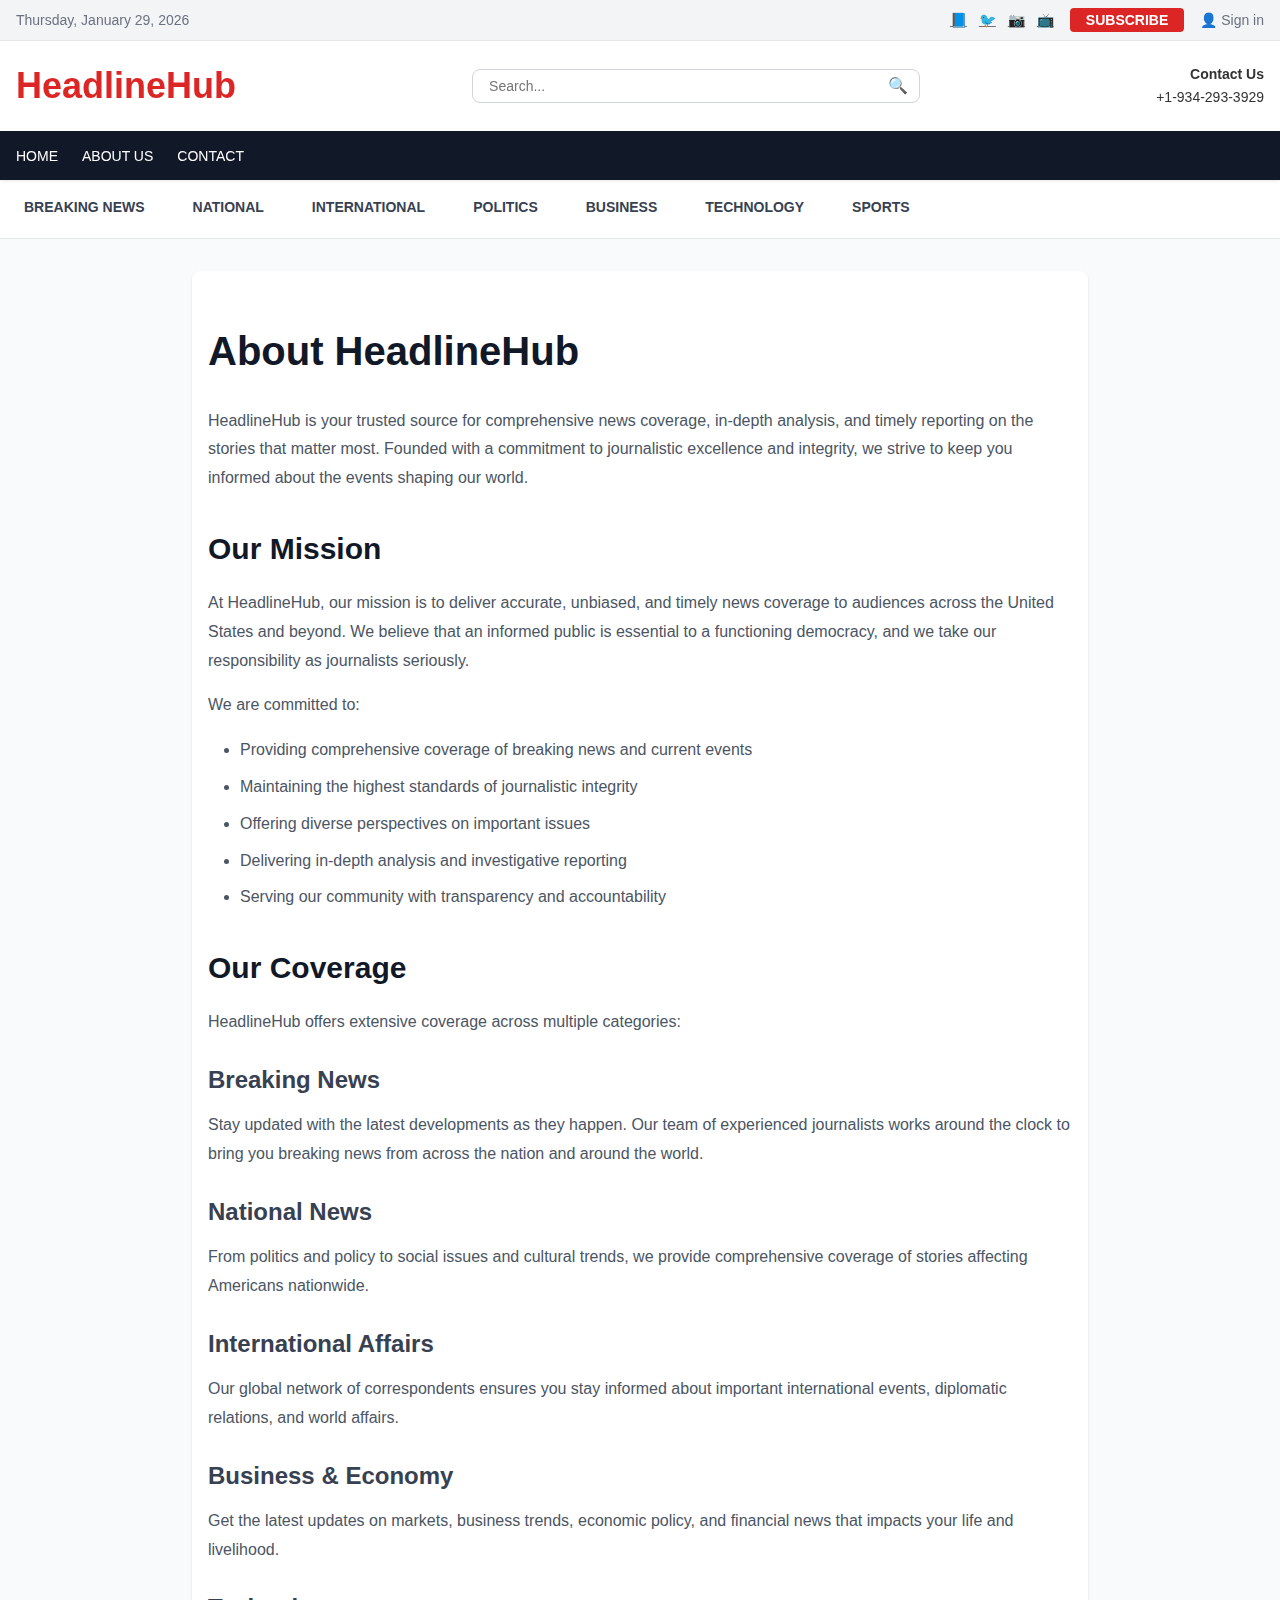
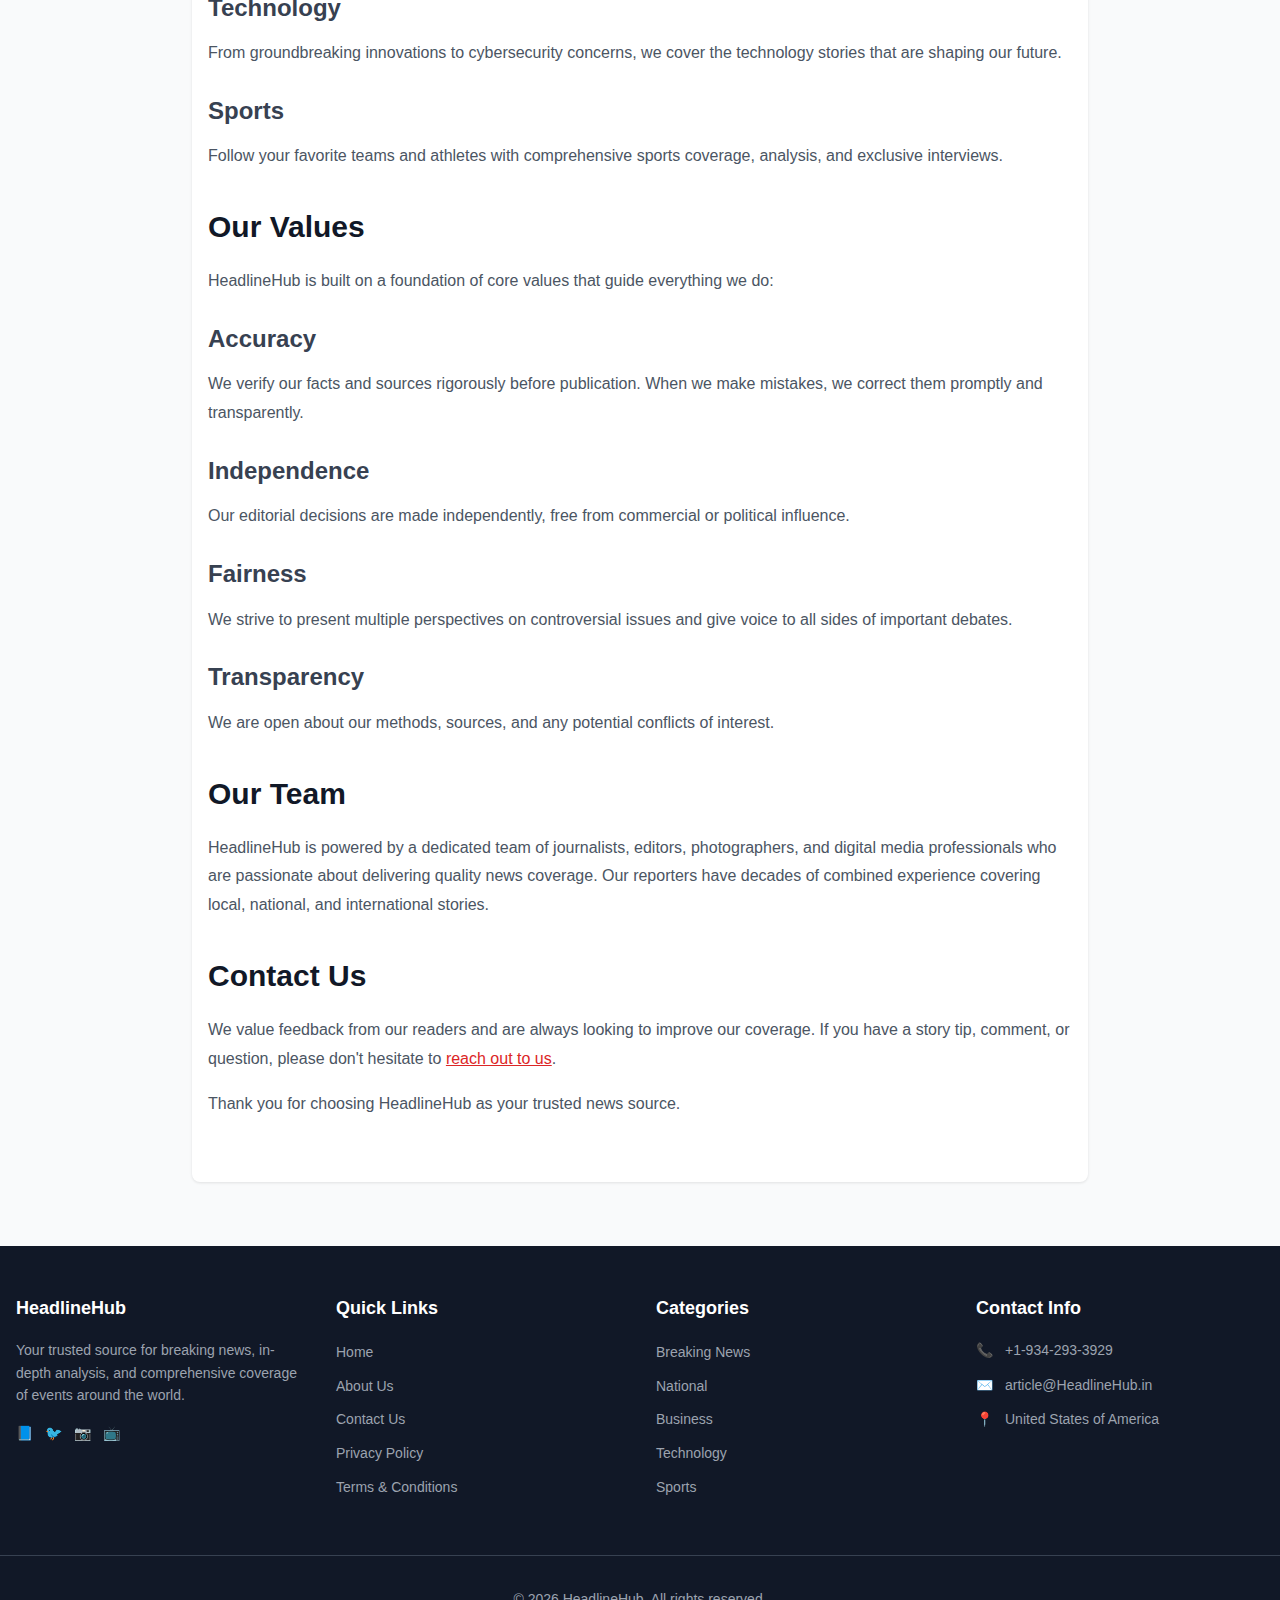
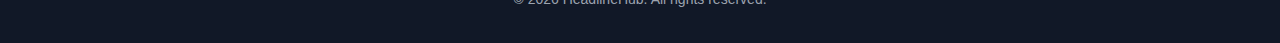
<file: about.html>
<!DOCTYPE html>
<html lang="en">
<head>
    <meta charset="UTF-8">
    <meta name="viewport" content="width=device-width, initial-scale=1.0">
    <title>About Us - HeadlineHub</title>
    <link rel="stylesheet" href="css/styles.css">
</head>
<body>
    <!-- Header -->
    <header>
        <!-- Top Bar -->
        <div class="top-bar">
            <div class="container">
                <div>
                    <span style="color: #6b7280;">Thursday, January 29, 2026</span>
                </div>
                <div style="display: flex; align-items: center; gap: 1rem;">
                    <div class="social-icons">
                        <a href="#" aria-label="Facebook">📘</a>
                        <a href="#" aria-label="Twitter">🐦</a>
                        <a href="#" aria-label="Instagram">📷</a>
                        <a href="#" aria-label="YouTube">📺</a>
                    </div>
                    <button class="btn-subscribe">SUBSCRIBE</button>
                    <button class="btn-signin">👤 Sign in</button>
                </div>
            </div>
        </div>

        <!-- Logo and Search -->
        <div class="header-main">
            <div class="container">
                <a href="index.html" class="logo">HeadlineHub</a>
                
                <div class="search-box">
                    <input type="text" placeholder="Search...">
                    <span class="search-icon">🔍</span>
                </div>

                <div class="contact-info">
                    <div class="title">Contact Us</div>
                    <div>+1-934-293-3929</div>
                </div>
            </div>
        </div>

        <!-- Navigation -->
        <nav>
            <div class="container">
                <ul>
                    <li><a href="index.html">HOME</a></li>
                    <li><a href="about.html">ABOUT US</a></li>
                    <li><a href="contact.html">CONTACT</a></li>
                </ul>
            </div>
        </nav>
    </header>

    <!-- Category Slide Line -->
    <div class="category-slide">
        <div class="container">
            <a href="index.html#breaking">BREAKING NEWS</a>
            <a href="index.html#national">NATIONAL</a>
            <a href="index.html#international">INTERNATIONAL</a>
            <a href="index.html#politics">POLITICS</a>
            <a href="index.html#business">BUSINESS</a>
            <a href="index.html#technology">TECHNOLOGY</a>
            <a href="index.html#sports">SPORTS</a>
        </div>
    </div>

    <!-- Main Content -->
    <main>
        <div class="page-container">
            <h1 class="page-title">About HeadlineHub</h1>
            
            <div class="page-content">
                <p>HeadlineHub is your trusted source for comprehensive news coverage, in-depth analysis, and timely reporting on the stories that matter most. Founded with a commitment to journalistic excellence and integrity, we strive to keep you informed about the events shaping our world.</p>

                <h2>Our Mission</h2>
                <p>At HeadlineHub, our mission is to deliver accurate, unbiased, and timely news coverage to audiences across the United States and beyond. We believe that an informed public is essential to a functioning democracy, and we take our responsibility as journalists seriously.</p>

                <p>We are committed to:</p>
                <ul>
                    <li>Providing comprehensive coverage of breaking news and current events</li>
                    <li>Maintaining the highest standards of journalistic integrity</li>
                    <li>Offering diverse perspectives on important issues</li>
                    <li>Delivering in-depth analysis and investigative reporting</li>
                    <li>Serving our community with transparency and accountability</li>
                </ul>

                <h2>Our Coverage</h2>
                <p>HeadlineHub offers extensive coverage across multiple categories:</p>

                <h3>Breaking News</h3>
                <p>Stay updated with the latest developments as they happen. Our team of experienced journalists works around the clock to bring you breaking news from across the nation and around the world.</p>

                <h3>National News</h3>
                <p>From politics and policy to social issues and cultural trends, we provide comprehensive coverage of stories affecting Americans nationwide.</p>

                <h3>International Affairs</h3>
                <p>Our global network of correspondents ensures you stay informed about important international events, diplomatic relations, and world affairs.</p>

                <h3>Business & Economy</h3>
                <p>Get the latest updates on markets, business trends, economic policy, and financial news that impacts your life and livelihood.</p>

                <h3>Technology</h3>
                <p>From groundbreaking innovations to cybersecurity concerns, we cover the technology stories that are shaping our future.</p>

                <h3>Sports</h3>
                <p>Follow your favorite teams and athletes with comprehensive sports coverage, analysis, and exclusive interviews.</p>

                <h2>Our Values</h2>
                <p>HeadlineHub is built on a foundation of core values that guide everything we do:</p>

                <h3>Accuracy</h3>
                <p>We verify our facts and sources rigorously before publication. When we make mistakes, we correct them promptly and transparently.</p>

                <h3>Independence</h3>
                <p>Our editorial decisions are made independently, free from commercial or political influence.</p>

                <h3>Fairness</h3>
                <p>We strive to present multiple perspectives on controversial issues and give voice to all sides of important debates.</p>

                <h3>Transparency</h3>
                <p>We are open about our methods, sources, and any potential conflicts of interest.</p>

                <h2>Our Team</h2>
                <p>HeadlineHub is powered by a dedicated team of journalists, editors, photographers, and digital media professionals who are passionate about delivering quality news coverage. Our reporters have decades of combined experience covering local, national, and international stories.</p>

                <h2>Contact Us</h2>
                <p>We value feedback from our readers and are always looking to improve our coverage. If you have a story tip, comment, or question, please don't hesitate to <a href="contact.html" style="color: #dc2626;">reach out to us</a>.</p>

                <p>Thank you for choosing HeadlineHub as your trusted news source.</p>
            </div>
        </div>
    </main>

    <!-- Footer -->
    <footer>
        <div class="footer-content">
            <div class="container">
                <div class="footer-grid">
                    <!-- About Section -->
                    <div class="footer-section">
                        <h3>HeadlineHub</h3>
                        <p>Your trusted source for breaking news, in-depth analysis, and comprehensive coverage of events around the world.</p>
                        <div class="social-icons">
                            <a href="#" aria-label="Facebook">📘</a>
                            <a href="#" aria-label="Twitter">🐦</a>
                            <a href="#" aria-label="Instagram">📷</a>
                            <a href="#" aria-label="YouTube">📺</a>
                        </div>
                    </div>

                    <!-- Quick Links -->
                    <div class="footer-section">
                        <h3>Quick Links</h3>
                        <ul>
                            <li><a href="index.html">Home</a></li>
                            <li><a href="about.html">About Us</a></li>
                            <li><a href="contact.html">Contact Us</a></li>
                            <li><a href="privacy.html">Privacy Policy</a></li>
                            <li><a href="terms.html">Terms & Conditions</a></li>
                        </ul>
                    </div>

                    <!-- Categories -->
                    <div class="footer-section">
                        <h3>Categories</h3>
                        <ul>
                            <li><a href="index.html#breaking">Breaking News</a></li>
                            <li><a href="index.html#national">National</a></li>
                            <li><a href="index.html#business">Business</a></li>
                            <li><a href="index.html#technology">Technology</a></li>
                            <li><a href="index.html#sports">Sports</a></li>
                        </ul>
                    </div>

                    <!-- Contact Info -->
                    <div class="footer-section">
                        <h3>Contact Info</h3>
                        <div class="contact-item">
                            <span>📞</span>
                            <span>+1-934-293-3929</span>
                        </div>
                        <div class="contact-item">
                            <span>✉️</span>
                            <span>article@HeadlineHub.in</span>
                        </div>
                        <div class="contact-item">
                            <span>📍</span>
                            <span>United States of America</span>
                        </div>
                    </div>
                </div>
            </div>
        </div>

        <div class="footer-bottom">
            <div class="container">
                <p>&copy; 2026 HeadlineHub. All rights reserved.</p>
            </div>
        </div>
    </footer>

    <script src="js/main.js"></script>
</body>
</html>
</file>
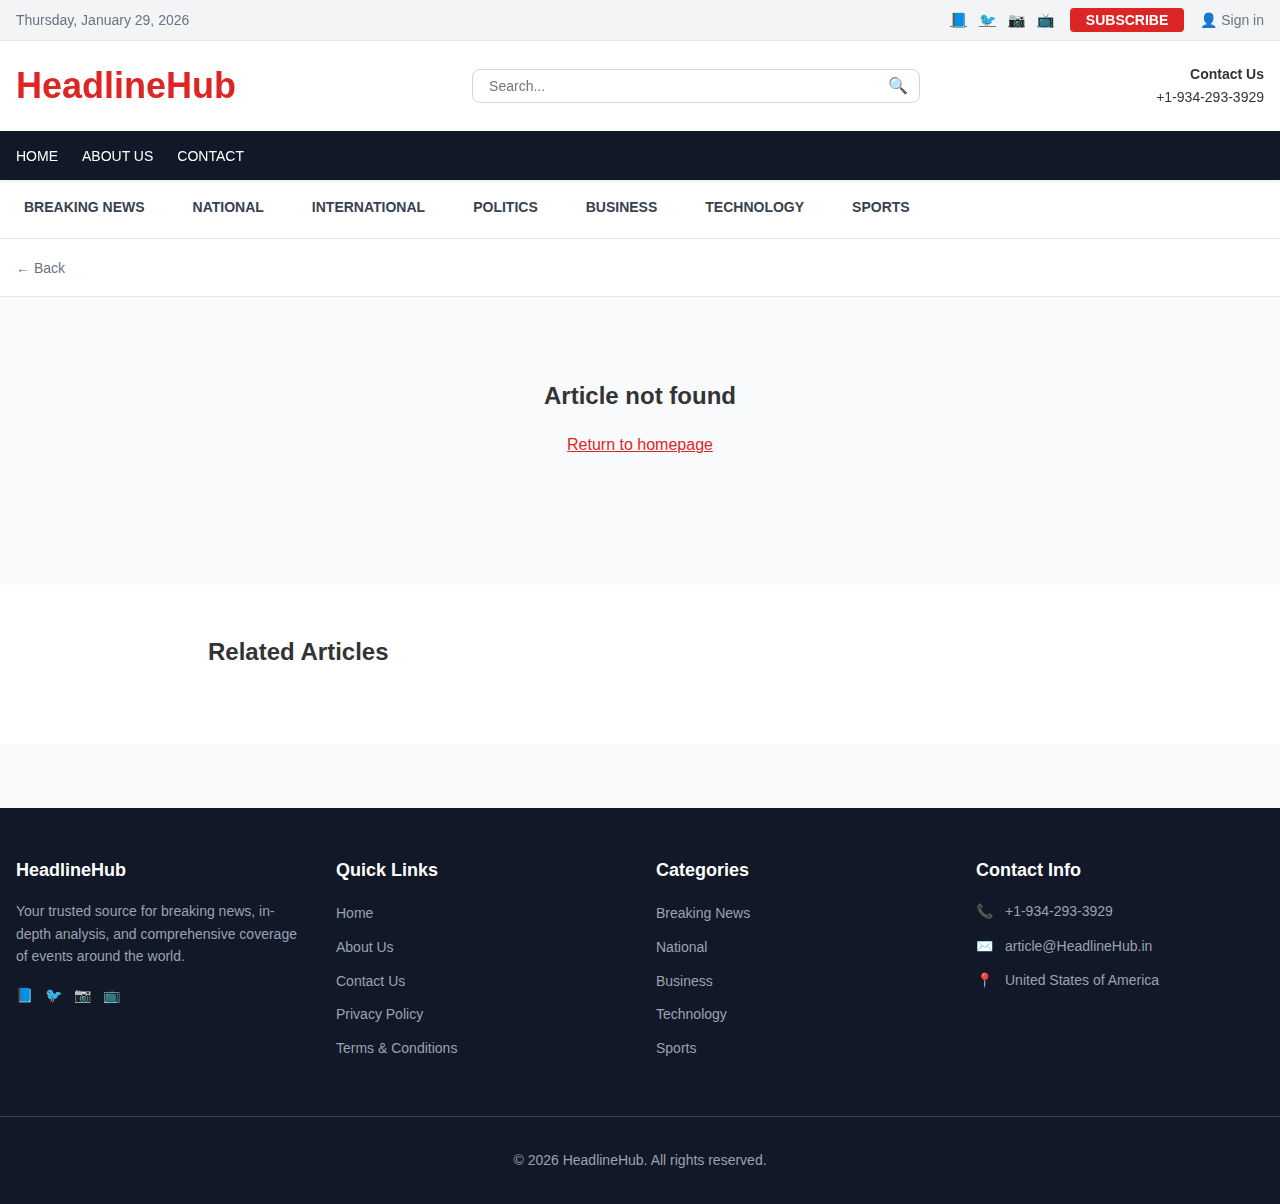
<file: article.html>
<!DOCTYPE html>
<html lang="en">
<head>
    <meta charset="UTF-8">
    <meta name="viewport" content="width=device-width, initial-scale=1.0">
    <title id="page-title">Article - HeadlineHub</title>
    <link rel="stylesheet" href="css/styles.css">
</head>
<body>
    <!-- Header -->
    <header>
        <!-- Top Bar -->
        <div class="top-bar">
            <div class="container">
                <div>
                    <span style="color: #6b7280;">Thursday, January 29, 2026</span>
                </div>
                <div style="display: flex; align-items: center; gap: 1rem;">
                    <div class="social-icons">
                        <a href="#" aria-label="Facebook">📘</a>
                        <a href="#" aria-label="Twitter">🐦</a>
                        <a href="#" aria-label="Instagram">📷</a>
                        <a href="#" aria-label="YouTube">📺</a>
                    </div>
                    <button class="btn-subscribe">SUBSCRIBE</button>
                    <button class="btn-signin">👤 Sign in</button>
                </div>
            </div>
        </div>

        <!-- Logo and Search -->
        <div class="header-main">
            <div class="container">
                <a href="index.html" class="logo">HeadlineHub</a>
                
                <div class="search-box">
                    <input type="text" placeholder="Search...">
                    <span class="search-icon">🔍</span>
                </div>

                <div class="contact-info">
                    <div class="title">Contact Us</div>
                    <div>+1-934-293-3929</div>
                </div>
            </div>
        </div>

        <!-- Navigation -->
        <nav>
            <div class="container">
                <ul>
                    <li><a href="index.html">HOME</a></li>
                    <li><a href="about.html">ABOUT US</a></li>
                    <li><a href="contact.html">CONTACT</a></li>
                </ul>
            </div>
        </nav>
    </header>

    <!-- Category Slide Line -->
    <div class="category-slide">
        <div class="container">
            <a href="index.html#breaking">BREAKING NEWS</a>
            <a href="index.html#national">NATIONAL</a>
            <a href="index.html#international">INTERNATIONAL</a>
            <a href="index.html#politics">POLITICS</a>
            <a href="index.html#business">BUSINESS</a>
            <a href="index.html#technology">TECHNOLOGY</a>
            <a href="index.html#sports">SPORTS</a>
        </div>
    </div>

    <!-- Article Header -->
    <div class="article-header">
        <div class="container">
            <a href="javascript:history.back()" class="back-button">← Back</a>
        </div>
    </div>

    <!-- Article Content -->
    <article class="article-container" id="article-content">
        <!-- Content will be loaded here -->
    </article>

    <!-- Related Articles -->
    <div class="related-articles">
        <div class="container" style="max-width: 56rem;">
            <h2 style="font-size: 1.5rem; font-weight: bold; margin-bottom: 1.5rem;">Related Articles</h2>
            <div class="related-grid" id="related-articles"></div>
        </div>
    </div>

    <!-- Footer -->
    <footer>
        <div class="footer-content">
            <div class="container">
                <div class="footer-grid">
                    <!-- About Section -->
                    <div class="footer-section">
                        <h3>HeadlineHub</h3>
                        <p>Your trusted source for breaking news, in-depth analysis, and comprehensive coverage of events around the world.</p>
                        <div class="social-icons">
                            <a href="#" aria-label="Facebook">📘</a>
                            <a href="#" aria-label="Twitter">🐦</a>
                            <a href="#" aria-label="Instagram">📷</a>
                            <a href="#" aria-label="YouTube">📺</a>
                        </div>
                    </div>

                    <!-- Quick Links -->
                    <div class="footer-section">
                        <h3>Quick Links</h3>
                        <ul>
                            <li><a href="index.html">Home</a></li>
                            <li><a href="about.html">About Us</a></li>
                            <li><a href="contact.html">Contact Us</a></li>
                            <li><a href="privacy.html">Privacy Policy</a></li>
                            <li><a href="terms.html">Terms & Conditions</a></li>
                        </ul>
                    </div>

                    <!-- Categories -->
                    <div class="footer-section">
                        <h3>Categories</h3>
                        <ul>
                            <li><a href="index.html#breaking">Breaking News</a></li>
                            <li><a href="index.html#national">National</a></li>
                            <li><a href="index.html#business">Business</a></li>
                            <li><a href="index.html#technology">Technology</a></li>
                            <li><a href="index.html#sports">Sports</a></li>
                        </ul>
                    </div>

                    <!-- Contact Info -->
                    <div class="footer-section">
                        <h3>Contact Info</h3>
                        <div class="contact-item">
                            <span>📞</span>
                            <span>+1-934-293-3929</span>
                        </div>
                        <div class="contact-item">
                            <span>✉️</span>
                            <span>article@HeadlineHub.in</span>
                        </div>
                        <div class="contact-item">
                            <span>📍</span>
                            <span>United States of America</span>
                        </div>
                    </div>
                </div>
            </div>
        </div>

        <div class="footer-bottom">
            <div class="container">
                <p>&copy; 2026 HeadlineHub. All rights reserved.</p>
            </div>
        </div>
    </footer>

    <script src="js/news-data.js"></script>
    <script src="js/main.js"></script>
    <script>
        // Load article content
        document.addEventListener('DOMContentLoaded', function() {
            const articleId = getUrlParameter('id');
            const article = findArticleById(articleId);

            if (!article) {
                document.getElementById('article-content').innerHTML = `
                    <div style="text-align: center; padding: 3rem 0;">
                        <h1 style="font-size: 1.5rem; font-weight: bold; margin-bottom: 1rem;">Article not found</h1>
                        <a href="index.html" style="color: #dc2626; text-decoration: underline;">Return to homepage</a>
                    </div>
                `;
                return;
            }

            // Update page title
            document.getElementById('page-title').textContent = article.title + ' - HeadlineHub';

            // Render article
            document.getElementById('article-content').innerHTML = `
                <div style="margin-bottom: 1rem;">
                    <span class="category-badge">${article.category}</span>
                </div>

                <h1 class="article-title">${article.title}</h1>

                <p class="article-excerpt">${article.excerpt}</p>

                <div class="article-meta">
                    <div class="article-meta-item">
                        <span>👤</span>
                        <span style="font-weight: 600;">${article.author}</span>
                    </div>
                    <div class="article-meta-item">
                        <span>📅</span>
                        <span>${formatDate(article.date)}</span>
                    </div>
                    <div class="article-meta-item">
                        <span>⏱️</span>
                        <span>${article.readTime} read</span>
                    </div>
                </div>

                <div class="share-buttons">
                    <span style="color: #6b7280; font-weight: 500;">Share:</span>
                    <button class="share-button" style="background: #3b5998; color: white;">📘</button>
                    <button class="share-button" style="background: #1da1f2; color: white;">🐦</button>
                    <button class="share-button" style="background: #0077b5; color: white;">💼</button>
                    <button class="share-button" style="background: #e5e7eb; color: #374151;">🔗</button>
                </div>

                <img src="${article.image}" alt="${article.title}" class="article-image">

                <div class="article-body">
                    <p>In a significant development that has captured global attention, ${article.title.toLowerCase()} has become a focal point of discussion among experts and the general public alike. This groundbreaking event marks a pivotal moment in the ongoing narrative surrounding this critical issue.</p>

                    <h2>Key Developments</h2>
                    <p>The situation has evolved rapidly over recent days, with multiple stakeholders weighing in on the implications. Industry leaders and policy makers have been closely monitoring the developments, recognizing the far-reaching consequences this could have on various sectors of the economy and society at large.</p>

                    <p>${article.excerpt} The announcement comes at a crucial time when the nation is grappling with several challenges, making this development all the more significant for the future trajectory of these initiatives.</p>

                    <h2>Expert Analysis</h2>
                    <p>According to leading analysts in the field, this represents a watershed moment that could reshape the landscape for years to come. The consensus among experts is that while there are certainly challenges ahead, the overall direction appears promising with significant potential benefits for stakeholders across multiple sectors.</p>

                    <blockquote>"This development has the potential to transform the way we approach these critical issues. The implications extend far beyond what we might initially perceive, touching on economic, social, and environmental factors that affect us all." - ${article.author}</blockquote>

                    <h2>Looking Ahead</h2>
                    <p>As we move forward, observers will be watching closely to see how this situation continues to unfold. The next few weeks are expected to be crucial in determining the long-term impact and success of these initiatives. Stakeholders remain cautiously optimistic about the potential outcomes while acknowledging the challenges that lie ahead.</p>

                    <p>The broader implications of this development extend to various aspects of daily life, affecting everything from economic policy to individual decision-making processes. As more information becomes available, the full scope of these changes will become clearer, allowing for more comprehensive analysis and strategic planning.</p>

                    <h2>Conclusion</h2>
                    <p>This marks just the beginning of what promises to be an ongoing story with significant ramifications. As events continue to develop, HeadlineHub will provide comprehensive coverage and analysis to keep you informed of all the latest developments. Stay tuned for updates as this situation evolves.</p>
                </div>

                <div class="article-tags">
                    <div class="tags-container">
                        <span style="font-size: 0.875rem; color: #6b7280; font-weight: 500;">Tags:</span>
                        <span class="tag">${article.category}</span>
                        <span class="tag">Breaking News</span>
                        <span class="tag">Latest</span>
                    </div>
                </div>
            `;

            // Load related articles
            const relatedArticles = allNews.filter(a => a.category === article.category && a.id !== article.id).slice(0, 3);
            const relatedContainer = document.getElementById('related-articles');
            
            relatedArticles.forEach(related => {
                relatedContainer.innerHTML += `
                    <a href="article.html?id=${related.id}" style="display: block; background: #f9fafb; border-radius: 0.5rem; overflow: hidden; text-decoration: none; color: inherit; transition: box-shadow 0.2s;">
                        <img src="${related.image}" alt="${related.title}" style="width: 100%; height: 10rem; object-fit: cover;">
                        <div style="padding: 1rem;">
                            <h3 style="font-weight: bold; font-size: 0.875rem; margin-bottom: 0.5rem; display: -webkit-box; -webkit-line-clamp: 2; -webkit-box-orient: vertical; overflow: hidden;">${related.title}</h3>
                            <p style="font-size: 0.75rem; color: #6b7280;">${related.readTime} read</p>
                        </div>
                    </a>
                `;
            });
        });
    </script>
</body>
</html>
</file>
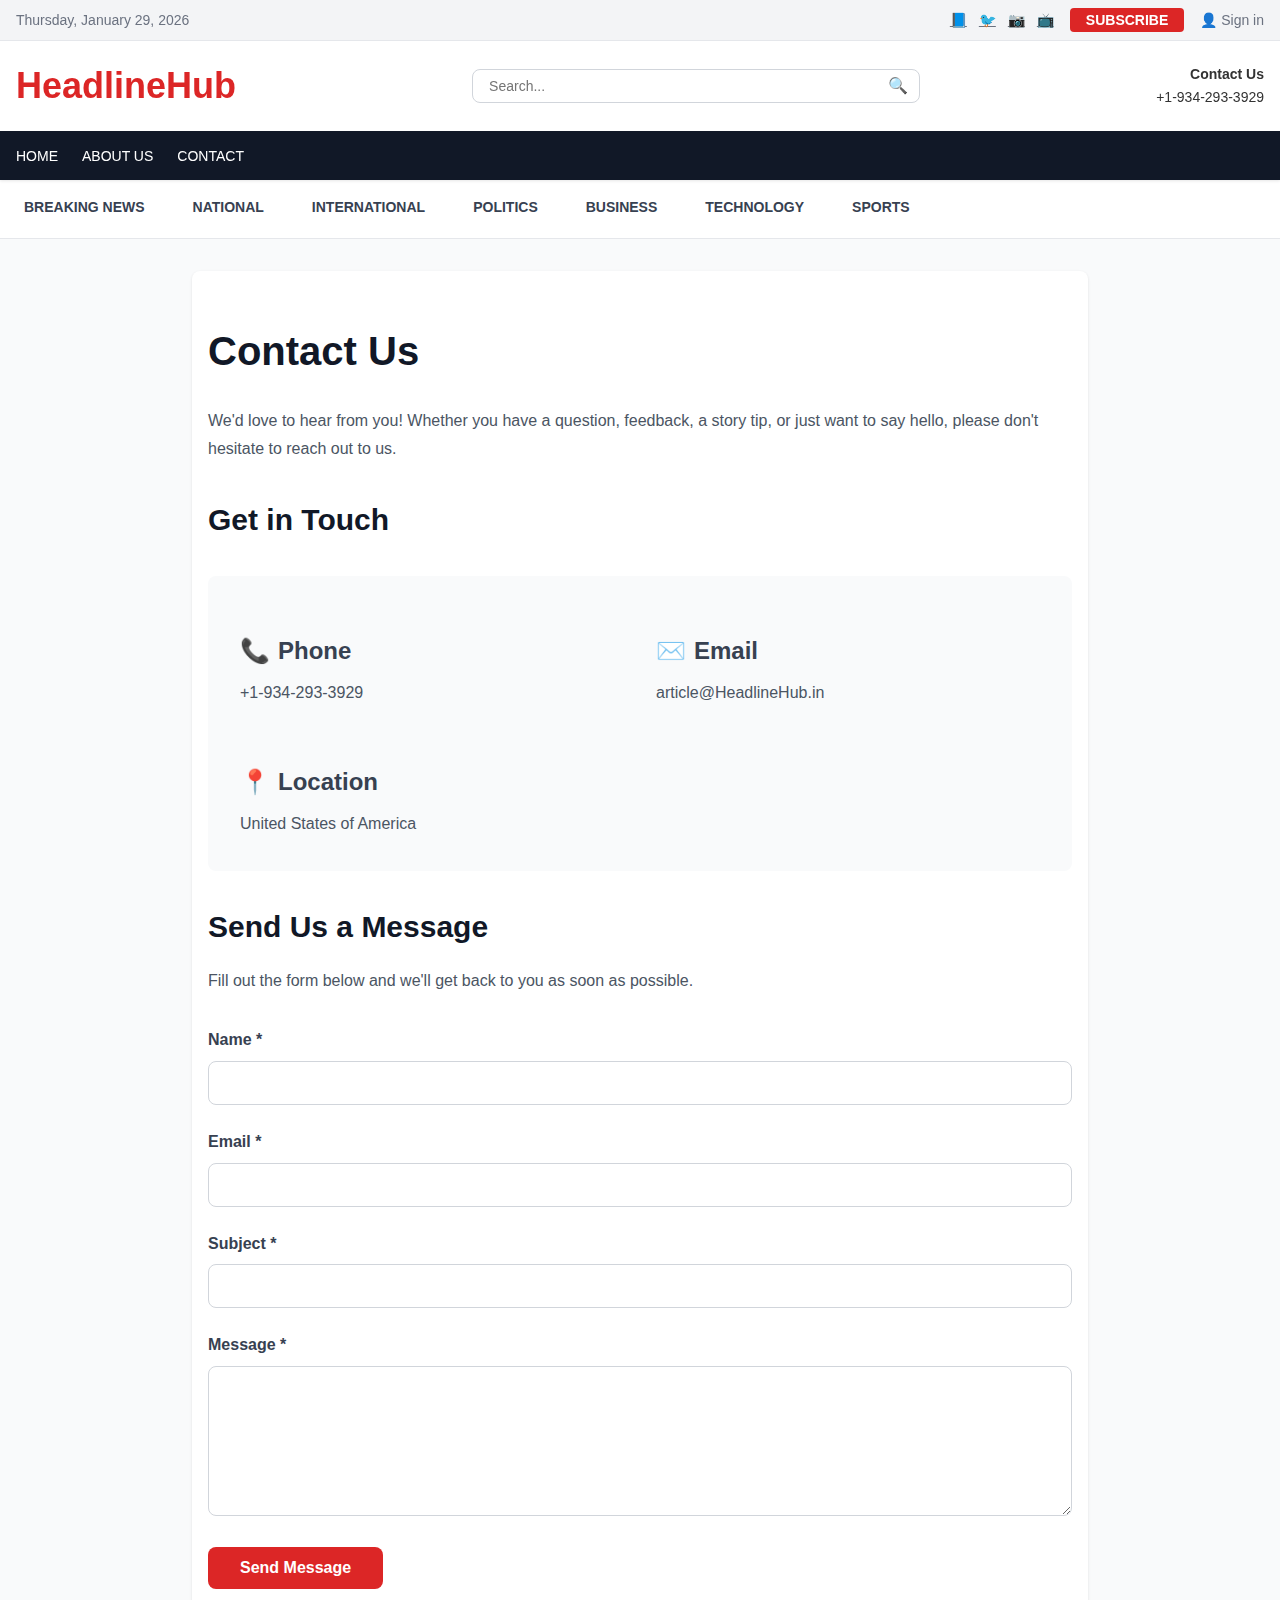
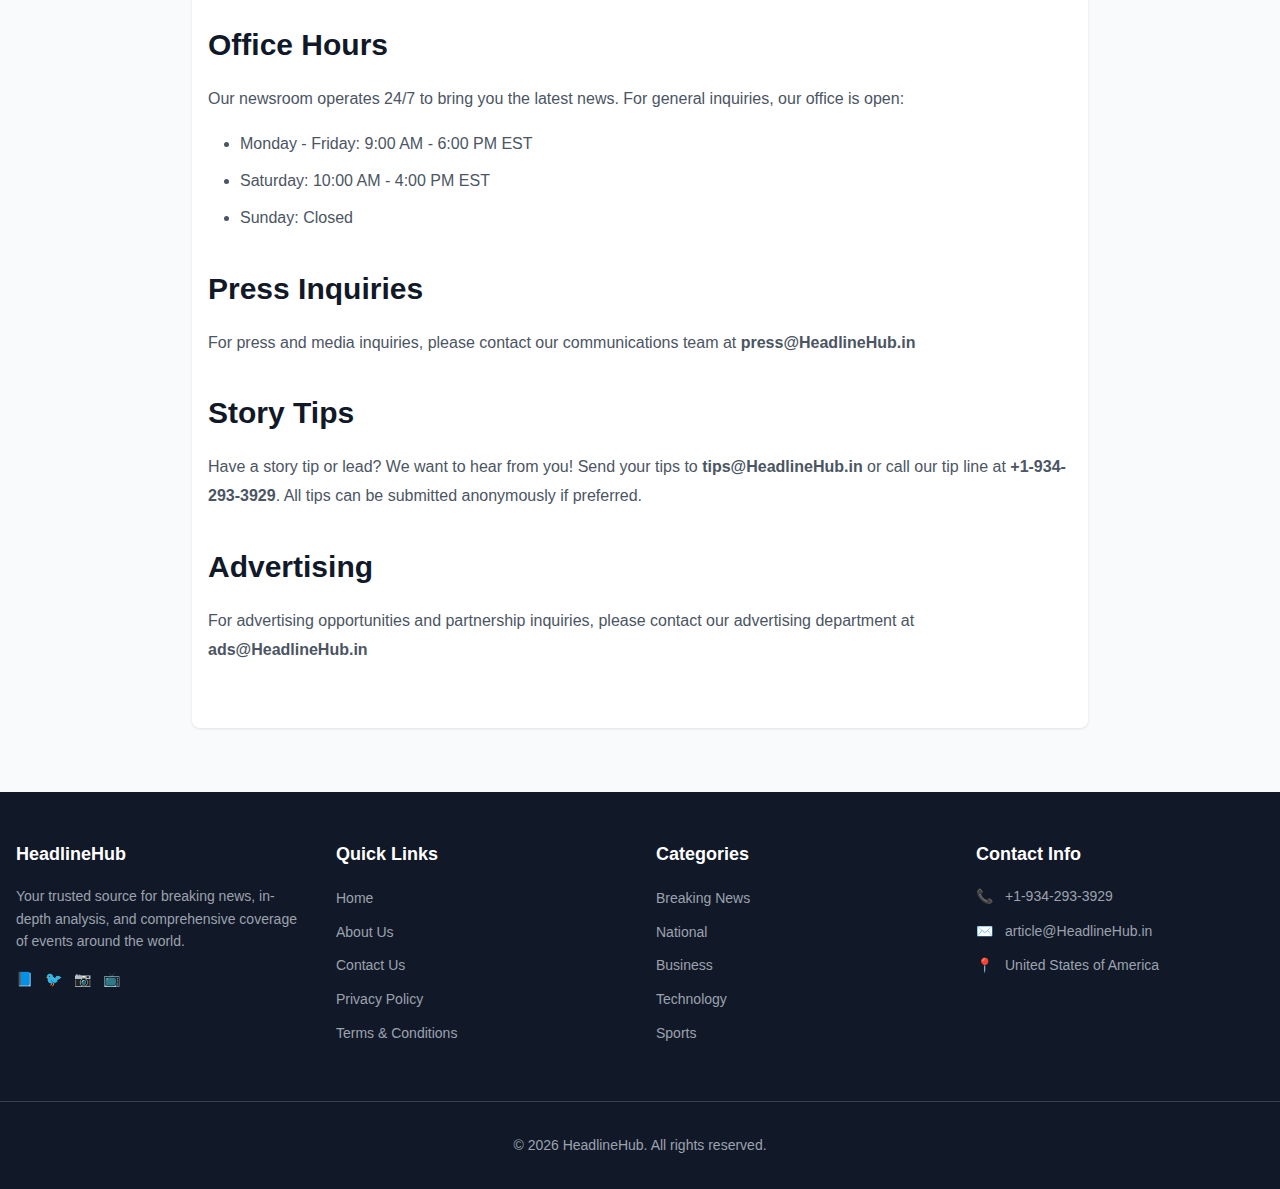
<file: contact.html>
<!DOCTYPE html>
<html lang="en">
<head>
    <meta charset="UTF-8">
    <meta name="viewport" content="width=device-width, initial-scale=1.0">
    <title>Contact Us - HeadlineHub</title>
    <link rel="stylesheet" href="css/styles.css">
</head>
<body>
    <!-- Header -->
    <header>
        <!-- Top Bar -->
        <div class="top-bar">
            <div class="container">
                <div>
                    <span style="color: #6b7280;">Thursday, January 29, 2026</span>
                </div>
                <div style="display: flex; align-items: center; gap: 1rem;">
                    <div class="social-icons">
                        <a href="#" aria-label="Facebook">📘</a>
                        <a href="#" aria-label="Twitter">🐦</a>
                        <a href="#" aria-label="Instagram">📷</a>
                        <a href="#" aria-label="YouTube">📺</a>
                    </div>
                    <button class="btn-subscribe">SUBSCRIBE</button>
                    <button class="btn-signin">👤 Sign in</button>
                </div>
            </div>
        </div>

        <!-- Logo and Search -->
        <div class="header-main">
            <div class="container">
                <a href="index.html" class="logo">HeadlineHub</a>
                
                <div class="search-box">
                    <input type="text" placeholder="Search...">
                    <span class="search-icon">🔍</span>
                </div>

                <div class="contact-info">
                    <div class="title">Contact Us</div>
                    <div>+1-934-293-3929</div>
                </div>
            </div>
        </div>

        <!-- Navigation -->
        <nav>
            <div class="container">
                <ul>
                    <li><a href="index.html">HOME</a></li>
                    <li><a href="about.html">ABOUT US</a></li>
                    <li><a href="contact.html">CONTACT</a></li>
                </ul>
            </div>
        </nav>
    </header>

    <!-- Category Slide Line -->
    <div class="category-slide">
        <div class="container">
            <a href="index.html#breaking">BREAKING NEWS</a>
            <a href="index.html#national">NATIONAL</a>
            <a href="index.html#international">INTERNATIONAL</a>
            <a href="index.html#politics">POLITICS</a>
            <a href="index.html#business">BUSINESS</a>
            <a href="index.html#technology">TECHNOLOGY</a>
            <a href="index.html#sports">SPORTS</a>
        </div>
    </div>

    <!-- Main Content -->
    <main>
        <div class="page-container">
            <h1 class="page-title">Contact Us</h1>
            
            <div class="page-content">
                <p>We'd love to hear from you! Whether you have a question, feedback, a story tip, or just want to say hello, please don't hesitate to reach out to us.</p>

                <h2>Get in Touch</h2>
                
                <div style="display: grid; grid-template-columns: repeat(auto-fit, minmax(250px, 1fr)); gap: 2rem; margin: 2rem 0; padding: 2rem; background: #f9fafb; border-radius: 0.5rem;">
                    <div>
                        <h3 style="display: flex; align-items: center; gap: 0.5rem; margin-bottom: 0.5rem;">
                            <span>📞</span>
                            <span>Phone</span>
                        </h3>
                        <p style="margin: 0;">+1-934-293-3929</p>
                    </div>
                    
                    <div>
                        <h3 style="display: flex; align-items: center; gap: 0.5rem; margin-bottom: 0.5rem;">
                            <span>✉️</span>
                            <span>Email</span>
                        </h3>
                        <p style="margin: 0;">article@HeadlineHub.in</p>
                    </div>
                    
                    <div>
                        <h3 style="display: flex; align-items: center; gap: 0.5rem; margin-bottom: 0.5rem;">
                            <span>📍</span>
                            <span>Location</span>
                        </h3>
                        <p style="margin: 0;">United States of America</p>
                    </div>
                </div>

                <h2>Send Us a Message</h2>
                <p>Fill out the form below and we'll get back to you as soon as possible.</p>

                <form id="contact-form" class="contact-form">
                    <div class="form-group">
                        <label for="name" class="form-label">Name *</label>
                        <input type="text" id="name" name="name" class="form-input" required>
                    </div>

                    <div class="form-group">
                        <label for="email" class="form-label">Email *</label>
                        <input type="email" id="email" name="email" class="form-input" required>
                    </div>

                    <div class="form-group">
                        <label for="subject" class="form-label">Subject *</label>
                        <input type="text" id="subject" name="subject" class="form-input" required>
                    </div>

                    <div class="form-group">
                        <label for="message" class="form-label">Message *</label>
                        <textarea id="message" name="message" class="form-textarea" required></textarea>
                    </div>

                    <button type="submit" class="btn-primary">Send Message</button>
                </form>

                <h2>Office Hours</h2>
                <p>Our newsroom operates 24/7 to bring you the latest news. For general inquiries, our office is open:</p>
                <ul>
                    <li>Monday - Friday: 9:00 AM - 6:00 PM EST</li>
                    <li>Saturday: 10:00 AM - 4:00 PM EST</li>
                    <li>Sunday: Closed</li>
                </ul>

                <h2>Press Inquiries</h2>
                <p>For press and media inquiries, please contact our communications team at <strong>press@HeadlineHub.in</strong></p>

                <h2>Story Tips</h2>
                <p>Have a story tip or lead? We want to hear from you! Send your tips to <strong>tips@HeadlineHub.in</strong> or call our tip line at <strong>+1-934-293-3929</strong>. All tips can be submitted anonymously if preferred.</p>

                <h2>Advertising</h2>
                <p>For advertising opportunities and partnership inquiries, please contact our advertising department at <strong>ads@HeadlineHub.in</strong></p>
            </div>
        </div>
    </main>

    <!-- Footer -->
    <footer>
        <div class="footer-content">
            <div class="container">
                <div class="footer-grid">
                    <!-- About Section -->
                    <div class="footer-section">
                        <h3>HeadlineHub</h3>
                        <p>Your trusted source for breaking news, in-depth analysis, and comprehensive coverage of events around the world.</p>
                        <div class="social-icons">
                            <a href="#" aria-label="Facebook">📘</a>
                            <a href="#" aria-label="Twitter">🐦</a>
                            <a href="#" aria-label="Instagram">📷</a>
                            <a href="#" aria-label="YouTube">📺</a>
                        </div>
                    </div>

                    <!-- Quick Links -->
                    <div class="footer-section">
                        <h3>Quick Links</h3>
                        <ul>
                            <li><a href="index.html">Home</a></li>
                            <li><a href="about.html">About Us</a></li>
                            <li><a href="contact.html">Contact Us</a></li>
                            <li><a href="privacy.html">Privacy Policy</a></li>
                            <li><a href="terms.html">Terms & Conditions</a></li>
                        </ul>
                    </div>

                    <!-- Categories -->
                    <div class="footer-section">
                        <h3>Categories</h3>
                        <ul>
                            <li><a href="index.html#breaking">Breaking News</a></li>
                            <li><a href="index.html#national">National</a></li>
                            <li><a href="index.html#business">Business</a></li>
                            <li><a href="index.html#technology">Technology</a></li>
                            <li><a href="index.html#sports">Sports</a></li>
                        </ul>
                    </div>

                    <!-- Contact Info -->
                    <div class="footer-section">
                        <h3>Contact Info</h3>
                        <div class="contact-item">
                            <span>📞</span>
                            <span>+1-934-293-3929</span>
                        </div>
                        <div class="contact-item">
                            <span>✉️</span>
                            <span>article@HeadlineHub.in</span>
                        </div>
                        <div class="contact-item">
                            <span>📍</span>
                            <span>United States of America</span>
                        </div>
                    </div>
                </div>
            </div>
        </div>

        <div class="footer-bottom">
            <div class="container">
                <p>&copy; 2026 HeadlineHub. All rights reserved.</p>
            </div>
        </div>
    </footer>

    <script src="js/main.js"></script>
</body>
</html>
</file>
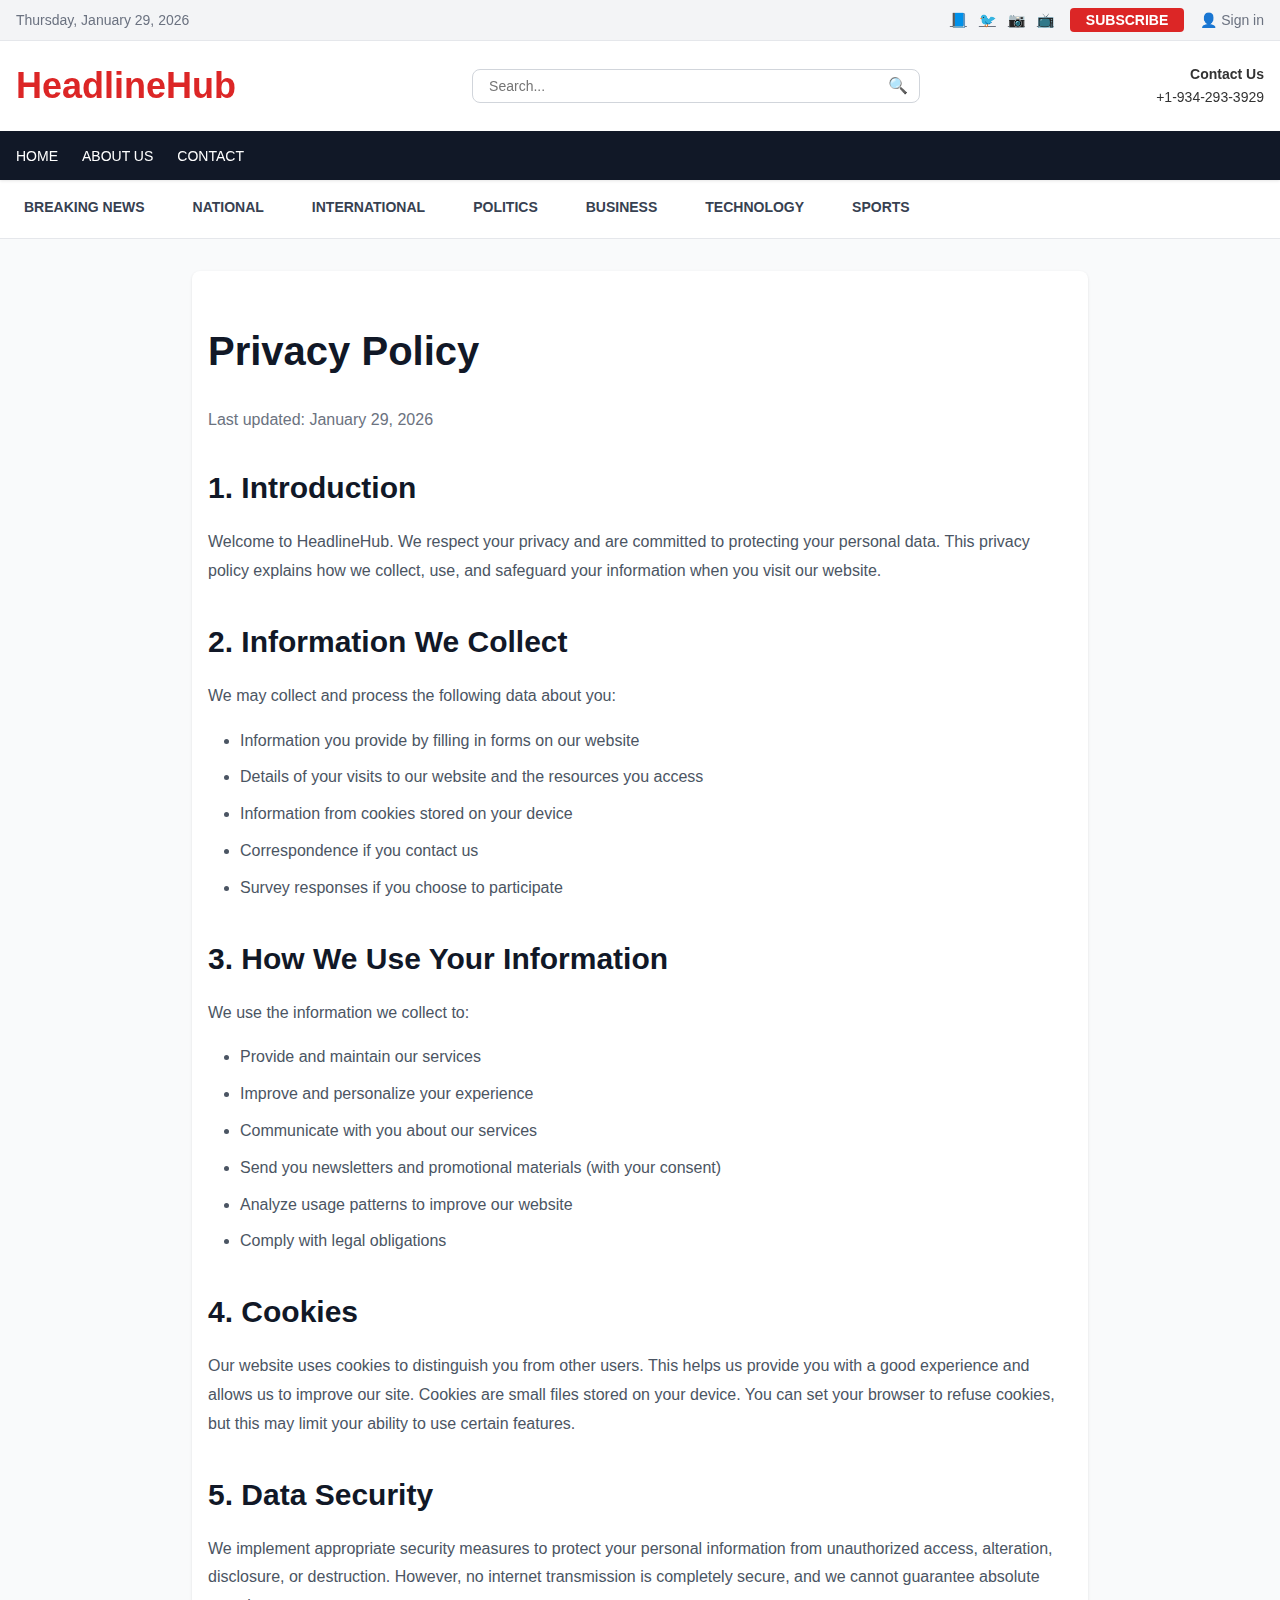
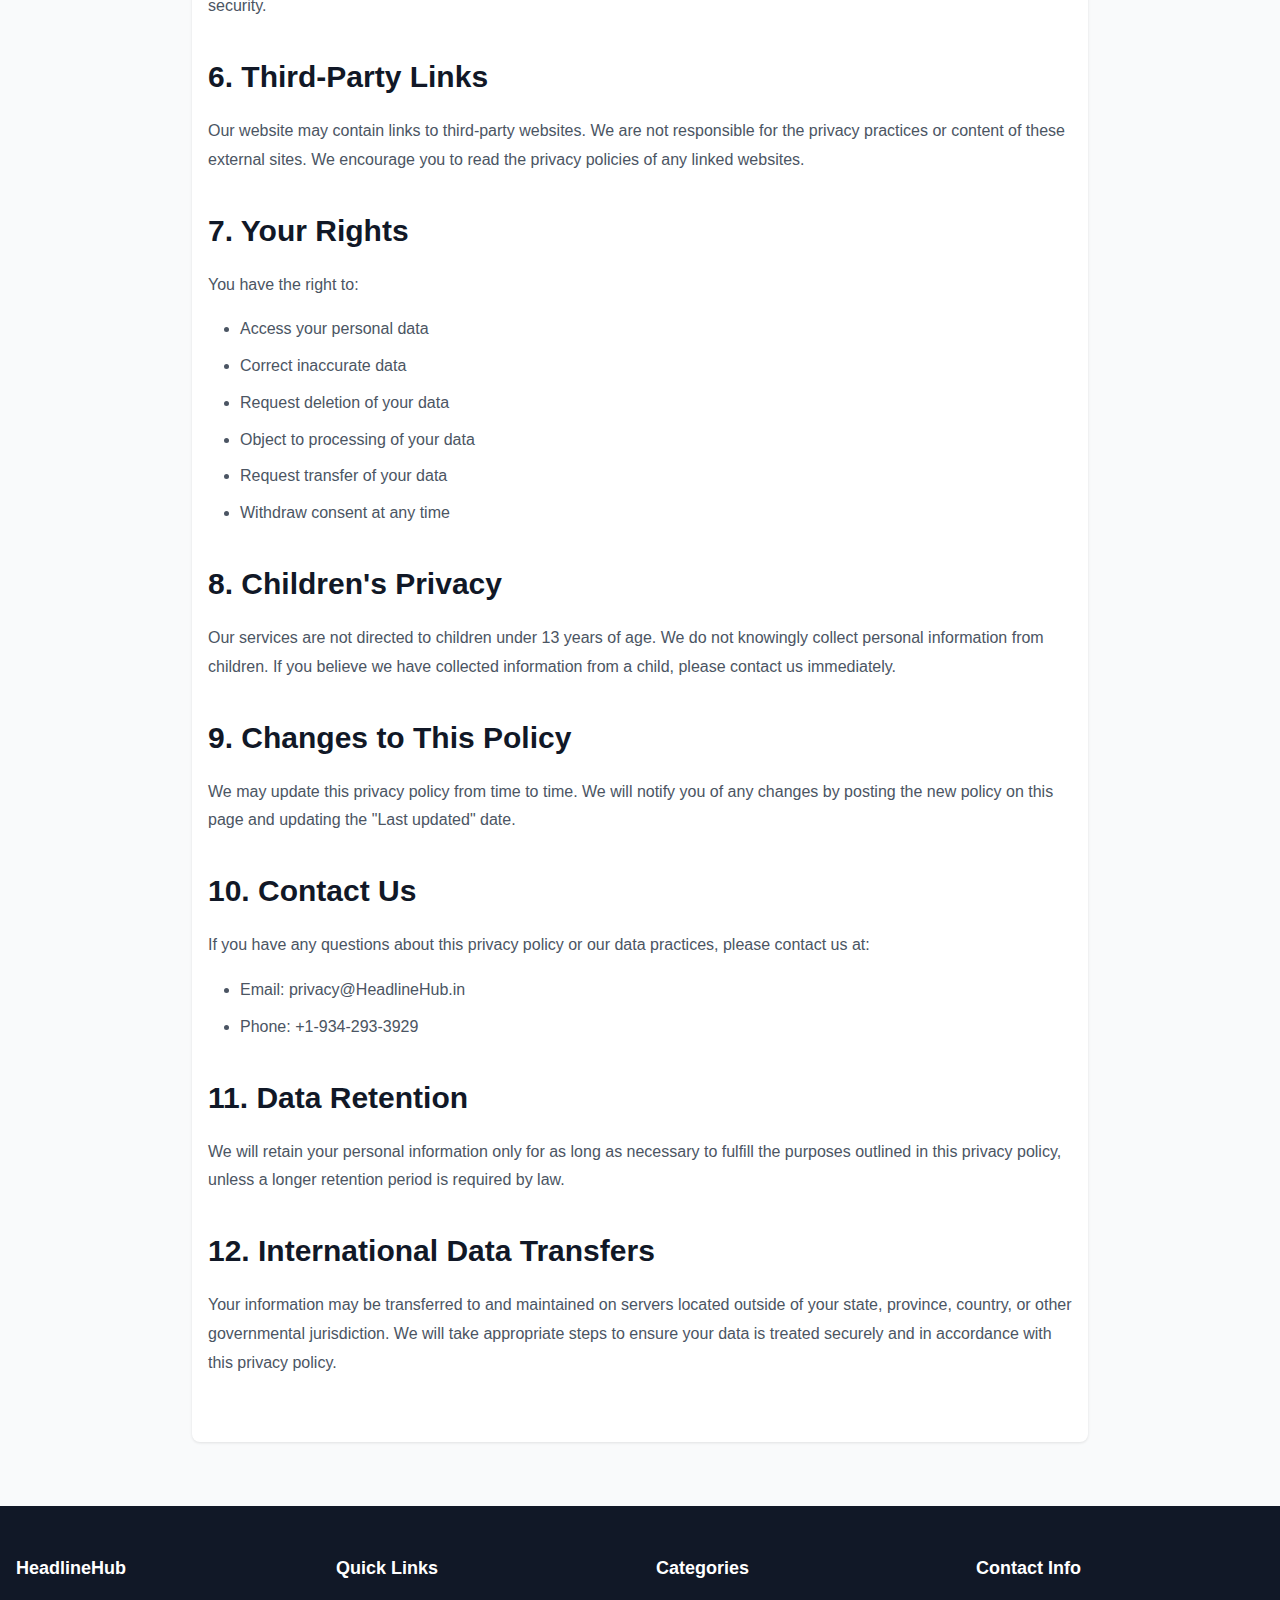
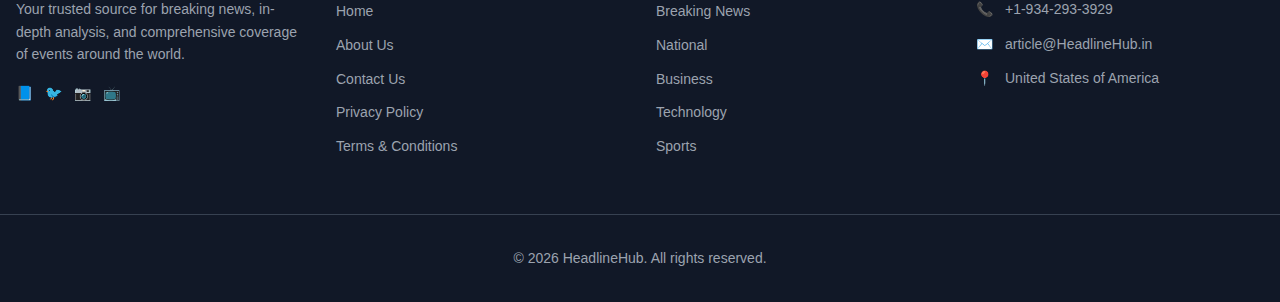
<file: privacy.html>
<!DOCTYPE html>
<html lang="en">
<head>
    <meta charset="UTF-8">
    <meta name="viewport" content="width=device-width, initial-scale=1.0">
    <title>Privacy Policy - HeadlineHub</title>
    <link rel="stylesheet" href="css/styles.css">
</head>
<body>
    <!-- Header -->
    <header>
        <!-- Top Bar -->
        <div class="top-bar">
            <div class="container">
                <div>
                    <span style="color: #6b7280;">Thursday, January 29, 2026</span>
                </div>
                <div style="display: flex; align-items: center; gap: 1rem;">
                    <div class="social-icons">
                        <a href="#" aria-label="Facebook">📘</a>
                        <a href="#" aria-label="Twitter">🐦</a>
                        <a href="#" aria-label="Instagram">📷</a>
                        <a href="#" aria-label="YouTube">📺</a>
                    </div>
                    <button class="btn-subscribe">SUBSCRIBE</button>
                    <button class="btn-signin">👤 Sign in</button>
                </div>
            </div>
        </div>

        <!-- Logo and Search -->
        <div class="header-main">
            <div class="container">
                <a href="index.html" class="logo">HeadlineHub</a>
                
                <div class="search-box">
                    <input type="text" placeholder="Search...">
                    <span class="search-icon">🔍</span>
                </div>

                <div class="contact-info">
                    <div class="title">Contact Us</div>
                    <div>+1-934-293-3929</div>
                </div>
            </div>
        </div>

        <!-- Navigation -->
        <nav>
            <div class="container">
                <ul>
                    <li><a href="index.html">HOME</a></li>
                    <li><a href="about.html">ABOUT US</a></li>
                    <li><a href="contact.html">CONTACT</a></li>
                </ul>
            </div>
        </nav>
    </header>

    <!-- Category Slide Line -->
    <div class="category-slide">
        <div class="container">
            <a href="index.html#breaking">BREAKING NEWS</a>
            <a href="index.html#national">NATIONAL</a>
            <a href="index.html#international">INTERNATIONAL</a>
            <a href="index.html#politics">POLITICS</a>
            <a href="index.html#business">BUSINESS</a>
            <a href="index.html#technology">TECHNOLOGY</a>
            <a href="index.html#sports">SPORTS</a>
        </div>
    </div>

    <!-- Main Content -->
    <main>
        <div class="page-container">
            <h1 class="page-title">Privacy Policy</h1>
            <p style="color: #6b7280; margin-bottom: 2rem;">Last updated: January 29, 2026</p>
            
            <div class="page-content">
                <h2>1. Introduction</h2>
                <p>Welcome to HeadlineHub. We respect your privacy and are committed to protecting your personal data. This privacy policy explains how we collect, use, and safeguard your information when you visit our website.</p>

                <h2>2. Information We Collect</h2>
                <p>We may collect and process the following data about you:</p>
                <ul>
                    <li>Information you provide by filling in forms on our website</li>
                    <li>Details of your visits to our website and the resources you access</li>
                    <li>Information from cookies stored on your device</li>
                    <li>Correspondence if you contact us</li>
                    <li>Survey responses if you choose to participate</li>
                </ul>

                <h2>3. How We Use Your Information</h2>
                <p>We use the information we collect to:</p>
                <ul>
                    <li>Provide and maintain our services</li>
                    <li>Improve and personalize your experience</li>
                    <li>Communicate with you about our services</li>
                    <li>Send you newsletters and promotional materials (with your consent)</li>
                    <li>Analyze usage patterns to improve our website</li>
                    <li>Comply with legal obligations</li>
                </ul>

                <h2>4. Cookies</h2>
                <p>Our website uses cookies to distinguish you from other users. This helps us provide you with a good experience and allows us to improve our site. Cookies are small files stored on your device. You can set your browser to refuse cookies, but this may limit your ability to use certain features.</p>

                <h2>5. Data Security</h2>
                <p>We implement appropriate security measures to protect your personal information from unauthorized access, alteration, disclosure, or destruction. However, no internet transmission is completely secure, and we cannot guarantee absolute security.</p>

                <h2>6. Third-Party Links</h2>
                <p>Our website may contain links to third-party websites. We are not responsible for the privacy practices or content of these external sites. We encourage you to read the privacy policies of any linked websites.</p>

                <h2>7. Your Rights</h2>
                <p>You have the right to:</p>
                <ul>
                    <li>Access your personal data</li>
                    <li>Correct inaccurate data</li>
                    <li>Request deletion of your data</li>
                    <li>Object to processing of your data</li>
                    <li>Request transfer of your data</li>
                    <li>Withdraw consent at any time</li>
                </ul>

                <h2>8. Children's Privacy</h2>
                <p>Our services are not directed to children under 13 years of age. We do not knowingly collect personal information from children. If you believe we have collected information from a child, please contact us immediately.</p>

                <h2>9. Changes to This Policy</h2>
                <p>We may update this privacy policy from time to time. We will notify you of any changes by posting the new policy on this page and updating the "Last updated" date.</p>

                <h2>10. Contact Us</h2>
                <p>If you have any questions about this privacy policy or our data practices, please contact us at:</p>
                <ul>
                    <li>Email: privacy@HeadlineHub.in</li>
                    <li>Phone: +1-934-293-3929</li>
                </ul>

                <h2>11. Data Retention</h2>
                <p>We will retain your personal information only for as long as necessary to fulfill the purposes outlined in this privacy policy, unless a longer retention period is required by law.</p>

                <h2>12. International Data Transfers</h2>
                <p>Your information may be transferred to and maintained on servers located outside of your state, province, country, or other governmental jurisdiction. We will take appropriate steps to ensure your data is treated securely and in accordance with this privacy policy.</p>
            </div>
        </div>
    </main>

    <!-- Footer -->
    <footer>
        <div class="footer-content">
            <div class="container">
                <div class="footer-grid">
                    <!-- About Section -->
                    <div class="footer-section">
                        <h3>HeadlineHub</h3>
                        <p>Your trusted source for breaking news, in-depth analysis, and comprehensive coverage of events around the world.</p>
                        <div class="social-icons">
                            <a href="#" aria-label="Facebook">📘</a>
                            <a href="#" aria-label="Twitter">🐦</a>
                            <a href="#" aria-label="Instagram">📷</a>
                            <a href="#" aria-label="YouTube">📺</a>
                        </div>
                    </div>

                    <!-- Quick Links -->
                    <div class="footer-section">
                        <h3>Quick Links</h3>
                        <ul>
                            <li><a href="index.html">Home</a></li>
                            <li><a href="about.html">About Us</a></li>
                            <li><a href="contact.html">Contact Us</a></li>
                            <li><a href="privacy.html">Privacy Policy</a></li>
                            <li><a href="terms.html">Terms & Conditions</a></li>
                        </ul>
                    </div>

                    <!-- Categories -->
                    <div class="footer-section">
                        <h3>Categories</h3>
                        <ul>
                            <li><a href="index.html#breaking">Breaking News</a></li>
                            <li><a href="index.html#national">National</a></li>
                            <li><a href="index.html#business">Business</a></li>
                            <li><a href="index.html#technology">Technology</a></li>
                            <li><a href="index.html#sports">Sports</a></li>
                        </ul>
                    </div>

                    <!-- Contact Info -->
                    <div class="footer-section">
                        <h3>Contact Info</h3>
                        <div class="contact-item">
                            <span>📞</span>
                            <span>+1-934-293-3929</span>
                        </div>
                        <div class="contact-item">
                            <span>✉️</span>
                            <span>article@HeadlineHub.in</span>
                        </div>
                        <div class="contact-item">
                            <span>📍</span>
                            <span>United States of America</span>
                        </div>
                    </div>
                </div>
            </div>
        </div>

        <div class="footer-bottom">
            <div class="container">
                <p>&copy; 2026 HeadlineHub. All rights reserved.</p>
            </div>
        </div>
    </footer>

    <script src="js/main.js"></script>
</body>
</html>
</file>
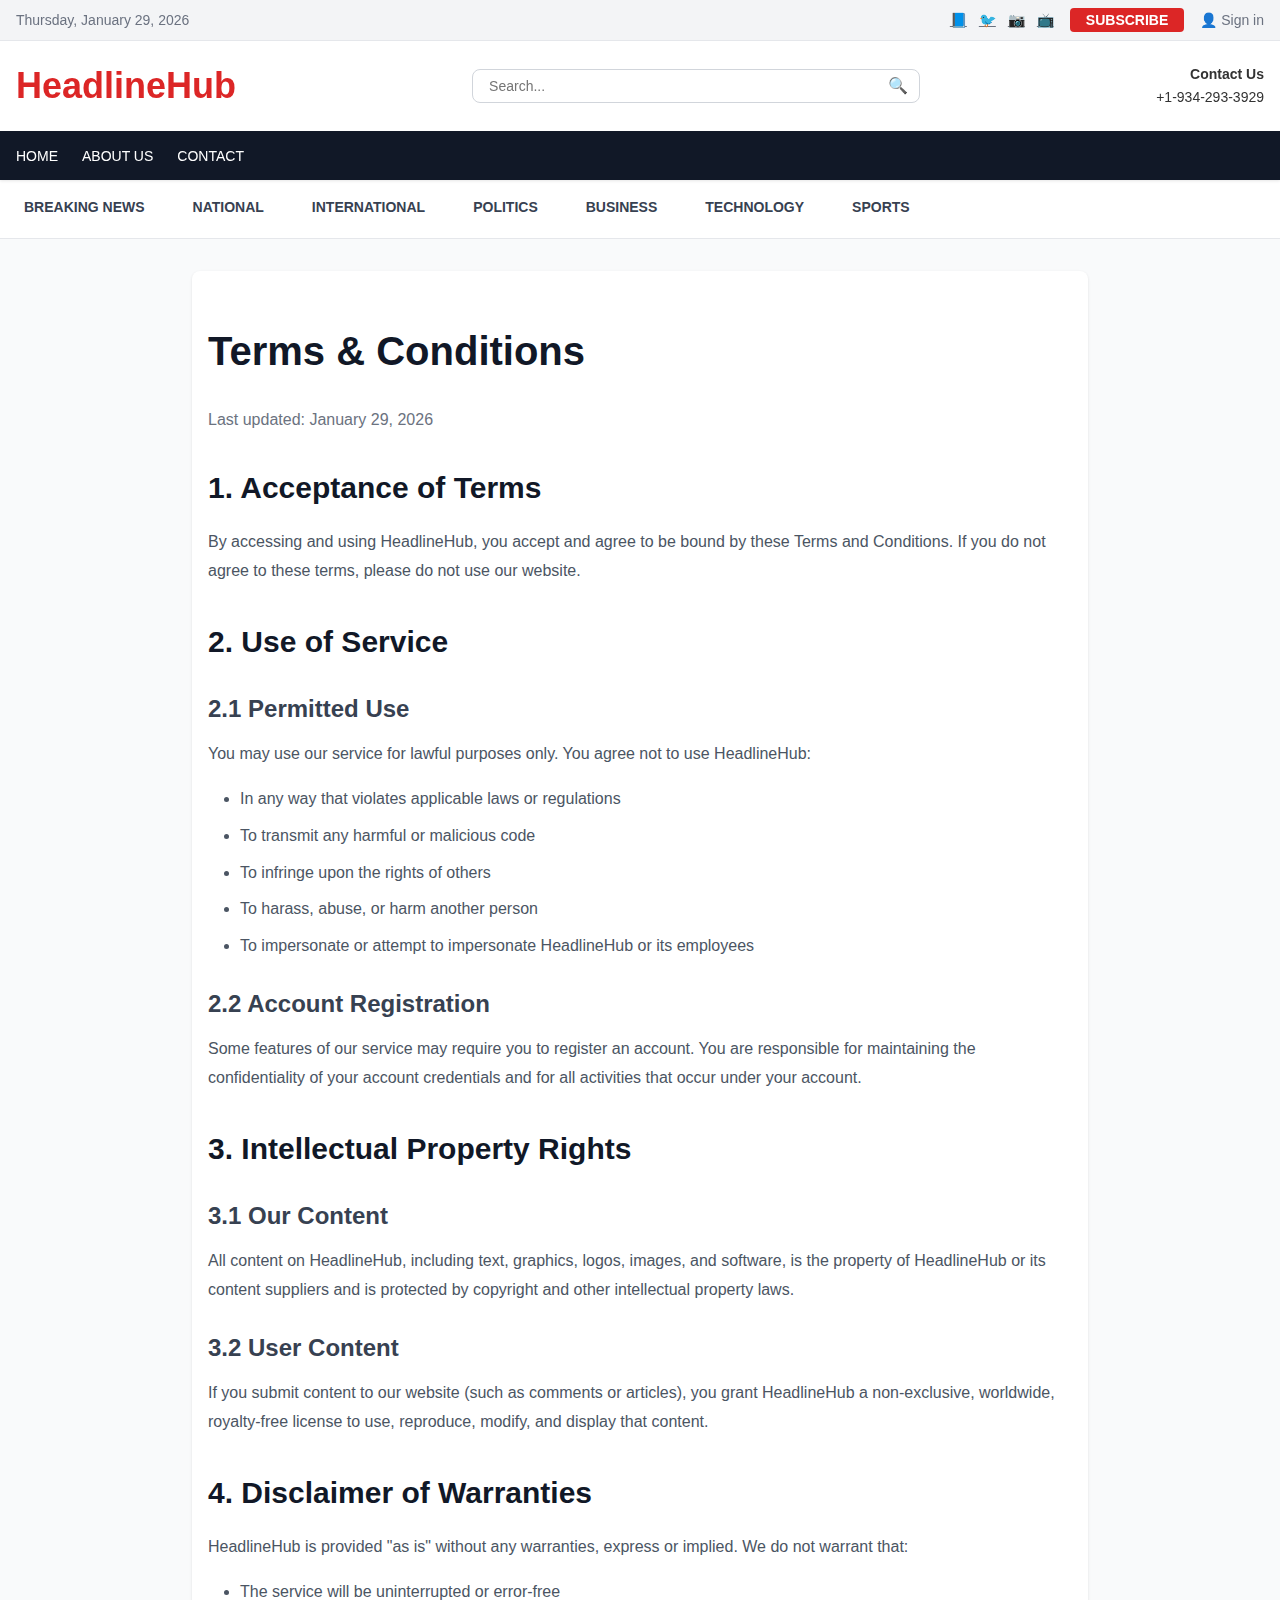
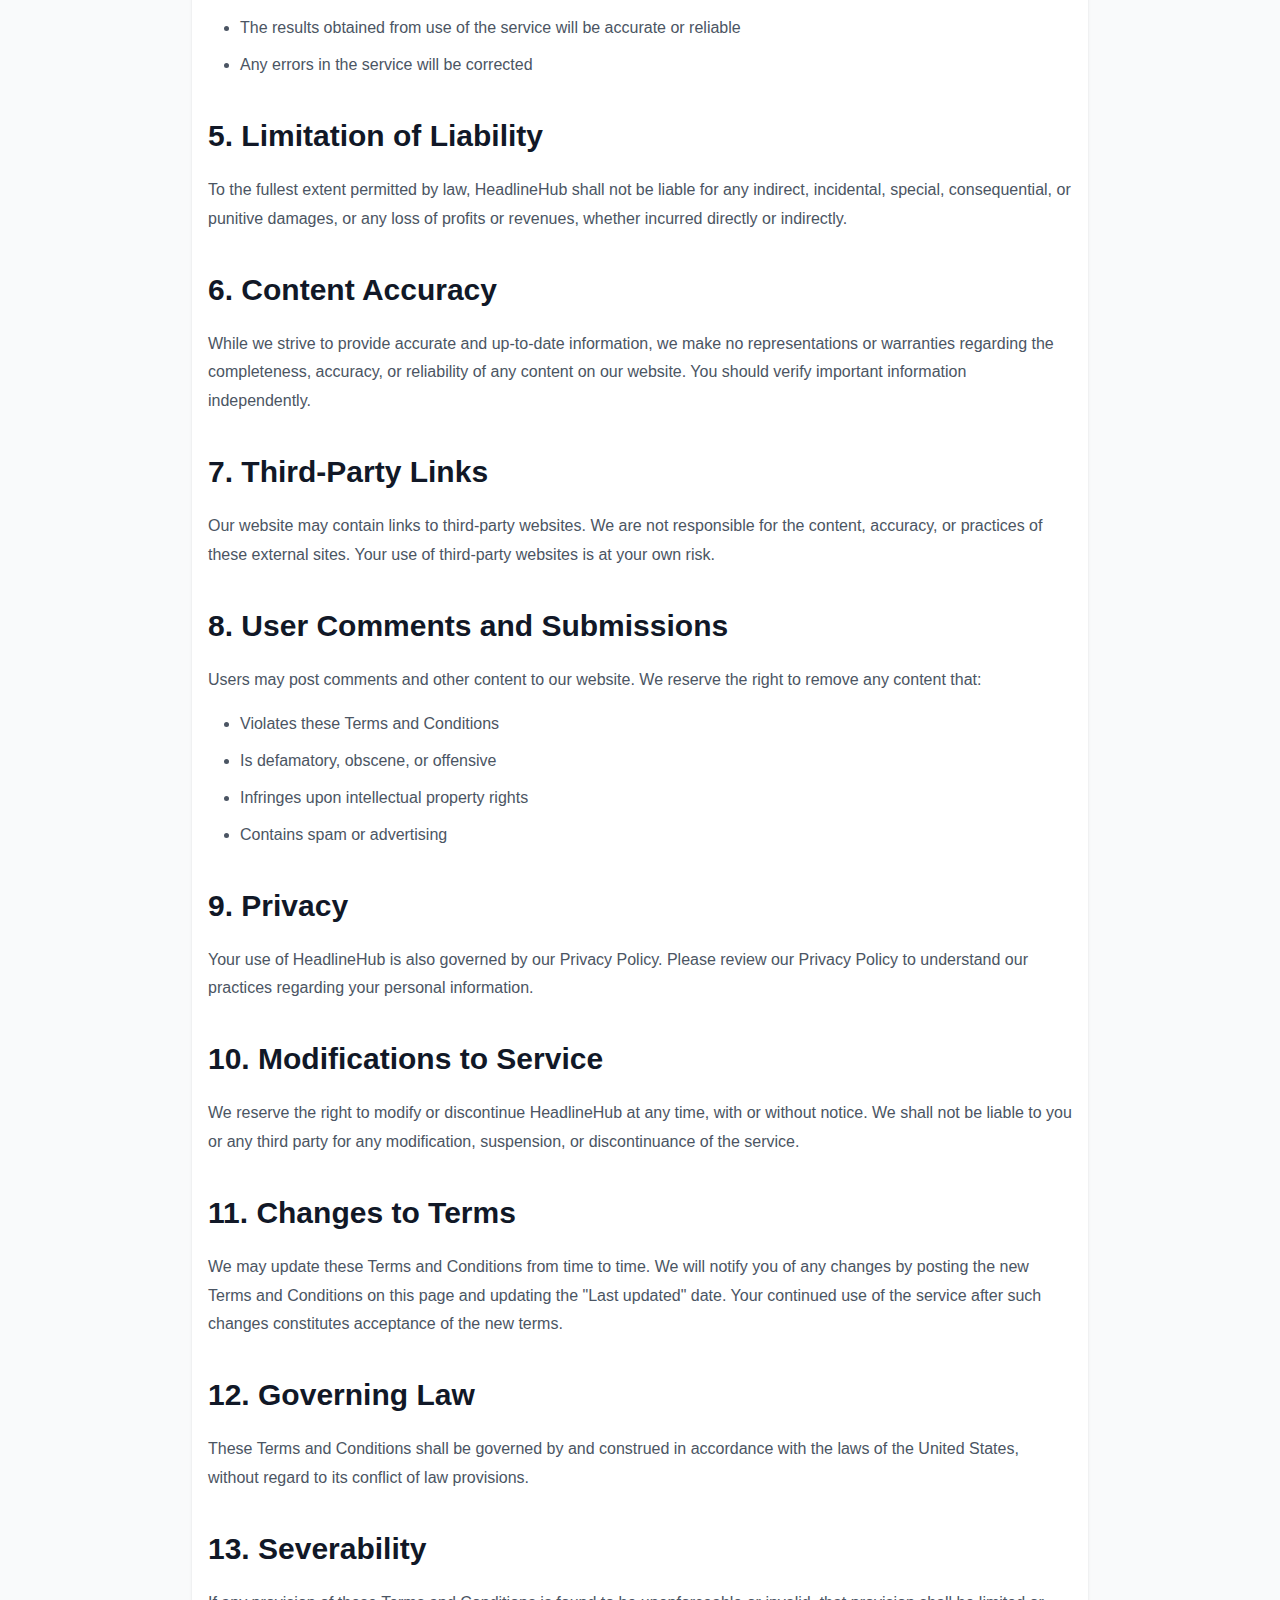
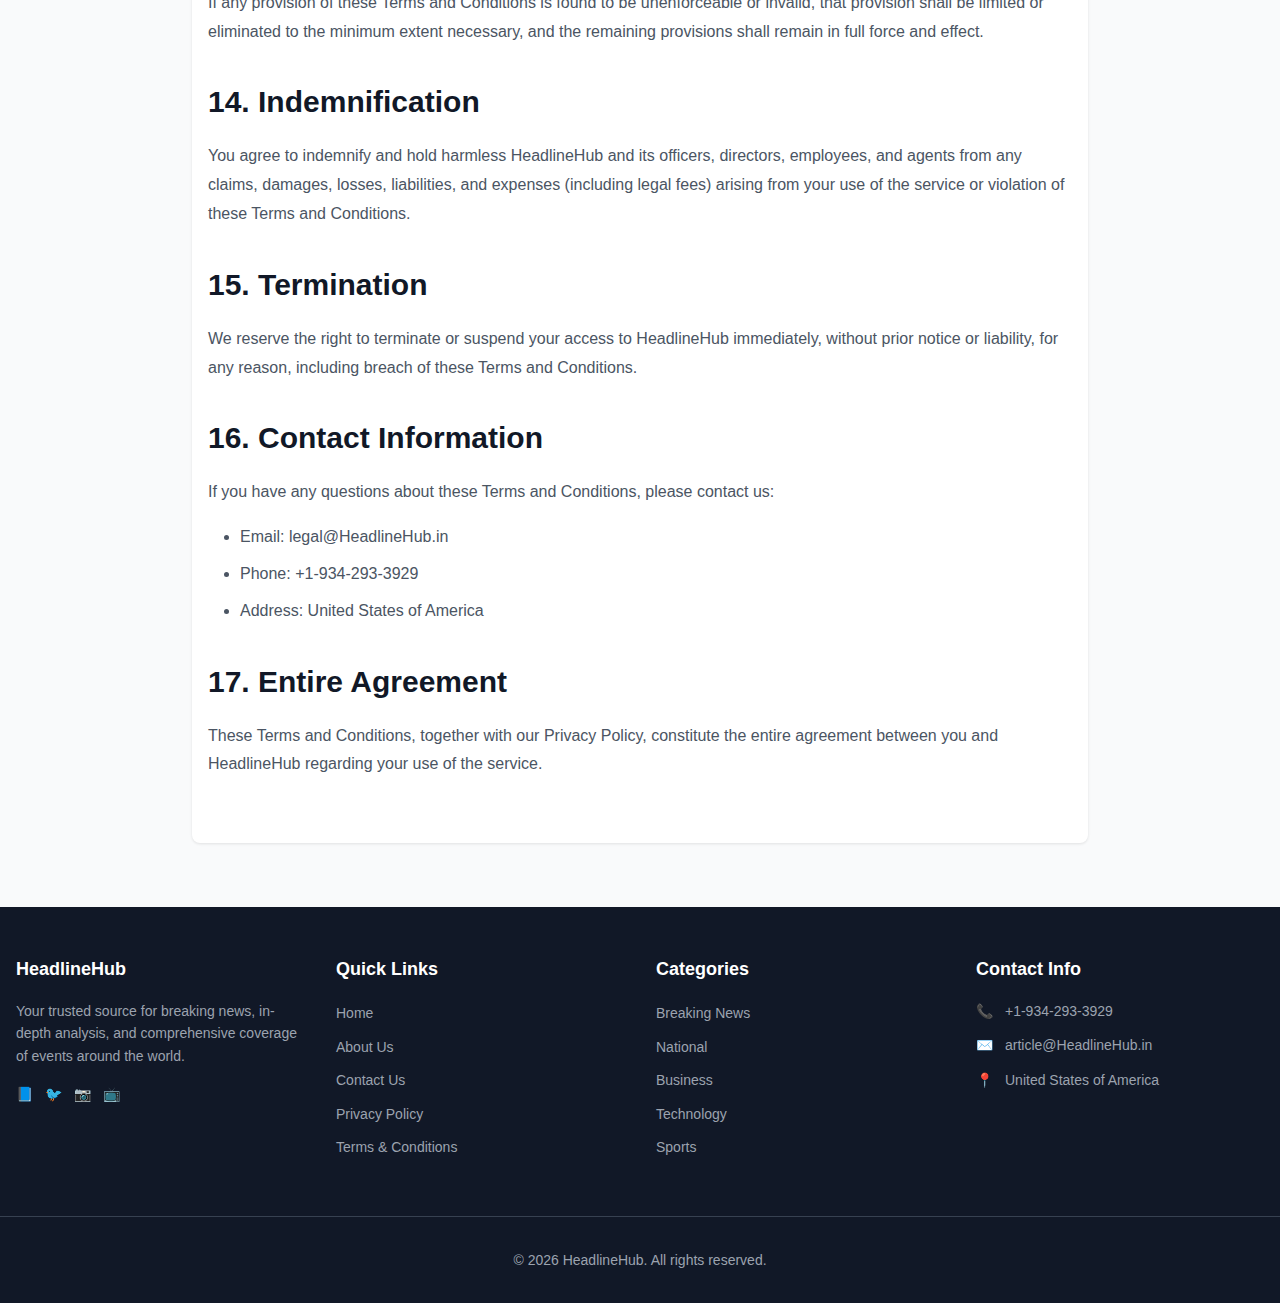
<file: terms.html>
<!DOCTYPE html>
<html lang="en">
<head>
    <meta charset="UTF-8">
    <meta name="viewport" content="width=device-width, initial-scale=1.0">
    <title>Terms & Conditions - HeadlineHub</title>
    <link rel="stylesheet" href="css/styles.css">
</head>
<body>
    <!-- Header -->
    <header>
        <!-- Top Bar -->
        <div class="top-bar">
            <div class="container">
                <div>
                    <span style="color: #6b7280;">Thursday, January 29, 2026</span>
                </div>
                <div style="display: flex; align-items: center; gap: 1rem;">
                    <div class="social-icons">
                        <a href="#" aria-label="Facebook">📘</a>
                        <a href="#" aria-label="Twitter">🐦</a>
                        <a href="#" aria-label="Instagram">📷</a>
                        <a href="#" aria-label="YouTube">📺</a>
                    </div>
                    <button class="btn-subscribe">SUBSCRIBE</button>
                    <button class="btn-signin">👤 Sign in</button>
                </div>
            </div>
        </div>

        <!-- Logo and Search -->
        <div class="header-main">
            <div class="container">
                <a href="index.html" class="logo">HeadlineHub</a>
                
                <div class="search-box">
                    <input type="text" placeholder="Search...">
                    <span class="search-icon">🔍</span>
                </div>

                <div class="contact-info">
                    <div class="title">Contact Us</div>
                    <div>+1-934-293-3929</div>
                </div>
            </div>
        </div>

        <!-- Navigation -->
        <nav>
            <div class="container">
                <ul>
                    <li><a href="index.html">HOME</a></li>
                    <li><a href="about.html">ABOUT US</a></li>
                    <li><a href="contact.html">CONTACT</a></li>
                </ul>
            </div>
        </nav>
    </header>

    <!-- Category Slide Line -->
    <div class="category-slide">
        <div class="container">
            <a href="index.html#breaking">BREAKING NEWS</a>
            <a href="index.html#national">NATIONAL</a>
            <a href="index.html#international">INTERNATIONAL</a>
            <a href="index.html#politics">POLITICS</a>
            <a href="index.html#business">BUSINESS</a>
            <a href="index.html#technology">TECHNOLOGY</a>
            <a href="index.html#sports">SPORTS</a>
        </div>
    </div>

    <!-- Main Content -->
    <main>
        <div class="page-container">
            <h1 class="page-title">Terms & Conditions</h1>
            <p style="color: #6b7280; margin-bottom: 2rem;">Last updated: January 29, 2026</p>
            
            <div class="page-content">
                <h2>1. Acceptance of Terms</h2>
                <p>By accessing and using HeadlineHub, you accept and agree to be bound by these Terms and Conditions. If you do not agree to these terms, please do not use our website.</p>

                <h2>2. Use of Service</h2>
                <h3>2.1 Permitted Use</h3>
                <p>You may use our service for lawful purposes only. You agree not to use HeadlineHub:</p>
                <ul>
                    <li>In any way that violates applicable laws or regulations</li>
                    <li>To transmit any harmful or malicious code</li>
                    <li>To infringe upon the rights of others</li>
                    <li>To harass, abuse, or harm another person</li>
                    <li>To impersonate or attempt to impersonate HeadlineHub or its employees</li>
                </ul>

                <h3>2.2 Account Registration</h3>
                <p>Some features of our service may require you to register an account. You are responsible for maintaining the confidentiality of your account credentials and for all activities that occur under your account.</p>

                <h2>3. Intellectual Property Rights</h2>
                <h3>3.1 Our Content</h3>
                <p>All content on HeadlineHub, including text, graphics, logos, images, and software, is the property of HeadlineHub or its content suppliers and is protected by copyright and other intellectual property laws.</p>

                <h3>3.2 User Content</h3>
                <p>If you submit content to our website (such as comments or articles), you grant HeadlineHub a non-exclusive, worldwide, royalty-free license to use, reproduce, modify, and display that content.</p>

                <h2>4. Disclaimer of Warranties</h2>
                <p>HeadlineHub is provided "as is" without any warranties, express or implied. We do not warrant that:</p>
                <ul>
                    <li>The service will be uninterrupted or error-free</li>
                    <li>The results obtained from use of the service will be accurate or reliable</li>
                    <li>Any errors in the service will be corrected</li>
                </ul>

                <h2>5. Limitation of Liability</h2>
                <p>To the fullest extent permitted by law, HeadlineHub shall not be liable for any indirect, incidental, special, consequential, or punitive damages, or any loss of profits or revenues, whether incurred directly or indirectly.</p>

                <h2>6. Content Accuracy</h2>
                <p>While we strive to provide accurate and up-to-date information, we make no representations or warranties regarding the completeness, accuracy, or reliability of any content on our website. You should verify important information independently.</p>

                <h2>7. Third-Party Links</h2>
                <p>Our website may contain links to third-party websites. We are not responsible for the content, accuracy, or practices of these external sites. Your use of third-party websites is at your own risk.</p>

                <h2>8. User Comments and Submissions</h2>
                <p>Users may post comments and other content to our website. We reserve the right to remove any content that:</p>
                <ul>
                    <li>Violates these Terms and Conditions</li>
                    <li>Is defamatory, obscene, or offensive</li>
                    <li>Infringes upon intellectual property rights</li>
                    <li>Contains spam or advertising</li>
                </ul>

                <h2>9. Privacy</h2>
                <p>Your use of HeadlineHub is also governed by our Privacy Policy. Please review our Privacy Policy to understand our practices regarding your personal information.</p>

                <h2>10. Modifications to Service</h2>
                <p>We reserve the right to modify or discontinue HeadlineHub at any time, with or without notice. We shall not be liable to you or any third party for any modification, suspension, or discontinuance of the service.</p>

                <h2>11. Changes to Terms</h2>
                <p>We may update these Terms and Conditions from time to time. We will notify you of any changes by posting the new Terms and Conditions on this page and updating the "Last updated" date. Your continued use of the service after such changes constitutes acceptance of the new terms.</p>

                <h2>12. Governing Law</h2>
                <p>These Terms and Conditions shall be governed by and construed in accordance with the laws of the United States, without regard to its conflict of law provisions.</p>

                <h2>13. Severability</h2>
                <p>If any provision of these Terms and Conditions is found to be unenforceable or invalid, that provision shall be limited or eliminated to the minimum extent necessary, and the remaining provisions shall remain in full force and effect.</p>

                <h2>14. Indemnification</h2>
                <p>You agree to indemnify and hold harmless HeadlineHub and its officers, directors, employees, and agents from any claims, damages, losses, liabilities, and expenses (including legal fees) arising from your use of the service or violation of these Terms and Conditions.</p>

                <h2>15. Termination</h2>
                <p>We reserve the right to terminate or suspend your access to HeadlineHub immediately, without prior notice or liability, for any reason, including breach of these Terms and Conditions.</p>

                <h2>16. Contact Information</h2>
                <p>If you have any questions about these Terms and Conditions, please contact us:</p>
                <ul>
                    <li>Email: legal@HeadlineHub.in</li>
                    <li>Phone: +1-934-293-3929</li>
                    <li>Address: United States of America</li>
                </ul>

                <h2>17. Entire Agreement</h2>
                <p>These Terms and Conditions, together with our Privacy Policy, constitute the entire agreement between you and HeadlineHub regarding your use of the service.</p>
            </div>
        </div>
    </main>

    <!-- Footer -->
    <footer>
        <div class="footer-content">
            <div class="container">
                <div class="footer-grid">
                    <!-- About Section -->
                    <div class="footer-section">
                        <h3>HeadlineHub</h3>
                        <p>Your trusted source for breaking news, in-depth analysis, and comprehensive coverage of events around the world.</p>
                        <div class="social-icons">
                            <a href="#" aria-label="Facebook">📘</a>
                            <a href="#" aria-label="Twitter">🐦</a>
                            <a href="#" aria-label="Instagram">📷</a>
                            <a href="#" aria-label="YouTube">📺</a>
                        </div>
                    </div>

                    <!-- Quick Links -->
                    <div class="footer-section">
                        <h3>Quick Links</h3>
                        <ul>
                            <li><a href="index.html">Home</a></li>
                            <li><a href="about.html">About Us</a></li>
                            <li><a href="contact.html">Contact Us</a></li>
                            <li><a href="privacy.html">Privacy Policy</a></li>
                            <li><a href="terms.html">Terms & Conditions</a></li>
                        </ul>
                    </div>

                    <!-- Categories -->
                    <div class="footer-section">
                        <h3>Categories</h3>
                        <ul>
                            <li><a href="index.html#breaking">Breaking News</a></li>
                            <li><a href="index.html#national">National</a></li>
                            <li><a href="index.html#business">Business</a></li>
                            <li><a href="index.html#technology">Technology</a></li>
                            <li><a href="index.html#sports">Sports</a></li>
                        </ul>
                    </div>

                    <!-- Contact Info -->
                    <div class="footer-section">
                        <h3>Contact Info</h3>
                        <div class="contact-item">
                            <span>📞</span>
                            <span>+1-934-293-3929</span>
                        </div>
                        <div class="contact-item">
                            <span>✉️</span>
                            <span>article@HeadlineHub.in</span>
                        </div>
                        <div class="contact-item">
                            <span>📍</span>
                            <span>United States of America</span>
                        </div>
                    </div>
                </div>
            </div>
        </div>

        <div class="footer-bottom">
            <div class="container">
                <p>&copy; 2026 HeadlineHub. All rights reserved.</p>
            </div>
        </div>
    </footer>

    <script src="js/main.js"></script>
</body>
</html>
</file>
<file: css/styles.css>
/* HeadlineHub Styles */

* {
  margin: 0;
  padding: 0;
  box-sizing: border-box;
}

body {
  font-family: -apple-system, BlinkMacSystemFont, 'Segoe UI', 'Roboto', 'Oxygen', 'Ubuntu', 'Cantarell', 'Fira Sans', 'Droid Sans', 'Helvetica Neue', sans-serif;
  -webkit-font-smoothing: antialiased;
  -moz-osx-font-smoothing: grayscale;
  line-height: 1.6;
  color: #333;
  background-color: #f9fafb;
}

.container {
  max-width: 1280px;
  margin: 0 auto;
  padding: 0 1rem;
}

/* Header Styles */
header {
  background: white;
  box-shadow: 0 1px 3px rgba(0, 0, 0, 0.1);
  position: sticky;
  top: 0;
  z-index: 1000;
}

.top-bar {
  background: #f3f4f6;
  border-bottom: 1px solid #e5e7eb;
  padding: 0.5rem 0;
}

.top-bar .container {
  display: flex;
  justify-content: space-between;
  align-items: center;
  font-size: 0.875rem;
}

.social-icons {
  display: flex;
  gap: 0.75rem;
  align-items: center;
}

.social-icons a {
  color: #6b7280;
  transition: color 0.2s;
}

.social-icons a:hover {
  color: #dc2626;
}

.btn-subscribe {
  background: #dc2626;
  color: white;
  padding: 0.25rem 1rem;
  border: none;
  border-radius: 0.25rem;
  cursor: pointer;
  font-size: 0.875rem;
  font-weight: 600;
  transition: background 0.2s;
}

.btn-subscribe:hover {
  background: #b91c1c;
}

.btn-signin {
  background: none;
  border: none;
  color: #6b7280;
  cursor: pointer;
  display: flex;
  align-items: center;
  gap: 0.25rem;
  font-size: 0.875rem;
  transition: color 0.2s;
}

.btn-signin:hover {
  color: #111827;
}

.header-main {
  padding: 1rem 0;
}

.header-main .container {
  display: flex;
  justify-content: space-between;
  align-items: center;
  gap: 2rem;
}

.logo {
  font-size: 2.25rem;
  font-weight: bold;
  color: #dc2626;
  text-decoration: none;
}

.search-box {
  flex: 1;
  max-width: 28rem;
  position: relative;
}

.search-box input {
  width: 100%;
  padding: 0.5rem 2.5rem 0.5rem 1rem;
  border: 1px solid #d1d5db;
  border-radius: 0.5rem;
  font-size: 0.875rem;
}

.search-box input:focus {
  outline: none;
  border-color: #dc2626;
  box-shadow: 0 0 0 2px rgba(220, 38, 38, 0.1);
}

.search-icon {
  position: absolute;
  right: 0.75rem;
  top: 50%;
  transform: translateY(-50%);
  color: #9ca3af;
}

.contact-info {
  font-size: 0.875rem;
  text-align: right;
}

.contact-info .title {
  font-weight: 600;
}

/* Navigation */
nav {
  background: #111827;
}

nav ul {
  list-style: none;
  display: flex;
  gap: 1.5rem;
  padding: 0.75rem 0;
}

nav a {
  color: white;
  text-decoration: none;
  font-size: 0.875rem;
  font-weight: 500;
  transition: color 0.2s;
}

nav a:hover {
  color: #ef4444;
}

/* Category Slide Line */
.category-slide {
  background: white;
  border-bottom: 1px solid #e5e7eb;
  overflow-x: auto;
  -webkit-overflow-scrolling: touch;
  scrollbar-width: none;
}

.category-slide::-webkit-scrollbar {
  display: none;
}

.category-slide .container {
  display: flex;
  gap: 0;
  padding: 0;
}

.category-slide a {
  padding: 1rem 1.5rem;
  color: #374151;
  text-decoration: none;
  font-size: 0.875rem;
  font-weight: 600;
  white-space: nowrap;
  border-bottom: 3px solid transparent;
  transition: all 0.2s;
}

.category-slide a:hover {
  color: #dc2626;
  border-bottom-color: #dc2626;
  background: #fef2f2;
}

/* Breaking News Banner */
.breaking-news {
  background: #dc2626;
  color: white;
  padding: 0.75rem 0;
  overflow: hidden;
}

.breaking-news .container {
  display: flex;
  align-items: center;
  gap: 1rem;
}

.breaking-badge {
  background: white;
  color: #dc2626;
  padding: 0.25rem 0.75rem;
  font-weight: bold;
  font-size: 0.875rem;
  border-radius: 0.25rem;
  white-space: nowrap;
}

.news-ticker {
  flex: 1;
  overflow: hidden;
}

.news-ticker-content {
  display: flex;
  gap: 2rem;
  animation: scroll 30s linear infinite;
}

.news-ticker-item {
  white-space: nowrap;
  font-size: 0.875rem;
}

@keyframes scroll {
  0% { transform: translateX(0); }
  100% { transform: translateX(-50%); }
}

/* News Card */
.news-card {
  background: white;
  border-radius: 0.5rem;
  overflow: hidden;
  box-shadow: 0 1px 3px rgba(0, 0, 0, 0.1);
  transition: box-shadow 0.2s;
  display: block;
  text-decoration: none;
  color: inherit;
}

.news-card:hover {
  box-shadow: 0 4px 6px rgba(0, 0, 0, 0.1);
}

.news-card-image {
  position: relative;
  overflow: hidden;
  height: 12rem;
}

.news-card-image img {
  width: 100%;
  height: 100%;
  object-fit: cover;
  transition: transform 0.3s;
}

.news-card:hover .news-card-image img {
  transform: scale(1.05);
}

.category-badge {
  position: absolute;
  top: 0.75rem;
  left: 0.75rem;
  background: #dc2626;
  color: white;
  padding: 0.25rem 0.5rem;
  font-size: 0.75rem;
  font-weight: 600;
  border-radius: 0.25rem;
}

.news-card-content {
  padding: 1rem;
}

.news-card-title {
  font-size: 1.125rem;
  font-weight: bold;
  margin-bottom: 0.5rem;
  line-height: 1.4;
  display: -webkit-box;
  -webkit-line-clamp: 2;
  -webkit-box-orient: vertical;
  overflow: hidden;
}

.news-card:hover .news-card-title {
  color: #dc2626;
}

.news-card-excerpt {
  color: #6b7280;
  font-size: 0.875rem;
  margin-bottom: 0.75rem;
  display: -webkit-box;
  -webkit-line-clamp: 2;
  -webkit-box-orient: vertical;
  overflow: hidden;
}

.news-card-meta {
  display: flex;
  justify-content: space-between;
  font-size: 0.75rem;
  color: #6b7280;
}

.meta-item {
  display: flex;
  align-items: center;
  gap: 0.25rem;
}

/* Featured Card */
.featured-card {
  position: relative;
  border-radius: 0.5rem;
  overflow: hidden;
  height: 24rem;
}

.featured-card img {
  width: 100%;
  height: 100%;
  object-fit: cover;
  transition: transform 0.3s;
}

.featured-card:hover img {
  transform: scale(1.05);
}

.featured-overlay {
  position: absolute;
  bottom: 0;
  left: 0;
  right: 0;
  background: linear-gradient(to top, rgba(0, 0, 0, 0.8), transparent);
  padding: 1.5rem;
  color: white;
}

.featured-overlay .category-badge {
  position: static;
  display: inline-block;
  margin-bottom: 0.5rem;
}

.featured-title {
  font-size: 1.5rem;
  font-weight: bold;
  margin-bottom: 0.5rem;
  line-height: 1.3;
}

.featured-excerpt {
  font-size: 0.875rem;
  color: #e5e7eb;
  margin-bottom: 0.75rem;
}

/* Grid Layouts */
.news-grid {
  display: grid;
  grid-template-columns: repeat(auto-fill, minmax(300px, 1fr));
  gap: 1.5rem;
  margin: 2rem 0;
}

.two-column {
  display: grid;
  grid-template-columns: 2fr 1fr;
  gap: 2rem;
  margin: 2rem 0;
}

/* Sidebar */
.sidebar-section {
  background: white;
  padding: 1.5rem;
  border-radius: 0.5rem;
  box-shadow: 0 1px 3px rgba(0, 0, 0, 0.1);
  margin-bottom: 1.5rem;
}

.sidebar-title {
  font-size: 1.25rem;
  font-weight: bold;
  margin-bottom: 1rem;
  padding-bottom: 0.5rem;
  border-bottom: 2px solid #dc2626;
}

.sidebar-item {
  display: flex;
  gap: 1rem;
  padding: 0.75rem 0;
  border-bottom: 1px solid #e5e7eb;
  text-decoration: none;
  color: inherit;
}

.sidebar-item:last-child {
  border-bottom: none;
}

.sidebar-item:hover .sidebar-item-title {
  color: #dc2626;
}

.sidebar-item-image {
  width: 80px;
  height: 80px;
  object-fit: cover;
  border-radius: 0.25rem;
  flex-shrink: 0;
}

.sidebar-item-content {
  flex: 1;
}

.sidebar-item-title {
  font-weight: 600;
  font-size: 0.875rem;
  line-height: 1.4;
  margin-bottom: 0.25rem;
  display: -webkit-box;
  -webkit-line-clamp: 2;
  -webkit-box-orient: vertical;
  overflow: hidden;
}

.sidebar-item-date {
  font-size: 0.75rem;
  color: #6b7280;
}

/* Section Title */
.section-title {
  font-size: 1.875rem;
  font-weight: bold;
  margin: 2rem 0 1rem;
  padding-bottom: 0.5rem;
  border-bottom: 3px solid #dc2626;
  display: inline-block;
}

/* Footer */
footer {
  background: #111827;
  color: #9ca3af;
  margin-top: 4rem;
}

.footer-content {
  padding: 3rem 0;
}

.footer-grid {
  display: grid;
  grid-template-columns: repeat(auto-fit, minmax(250px, 1fr));
  gap: 2rem;
}

.footer-section h3 {
  color: white;
  font-size: 1.125rem;
  font-weight: bold;
  margin-bottom: 1rem;
}

.footer-section p {
  font-size: 0.875rem;
  line-height: 1.6;
  margin-bottom: 1rem;
}

.footer-section ul {
  list-style: none;
}

.footer-section ul li {
  margin-bottom: 0.5rem;
}

.footer-section a {
  color: #9ca3af;
  text-decoration: none;
  font-size: 0.875rem;
  transition: color 0.2s;
}

.footer-section a:hover {
  color: white;
}

.footer-bottom {
  border-top: 1px solid #374151;
  padding: 2rem 0;
  text-align: center;
  font-size: 0.875rem;
}

.contact-item {
  display: flex;
  gap: 0.75rem;
  margin-bottom: 0.75rem;
  font-size: 0.875rem;
}

/* Article Page */
.article-header {
  background: white;
  border-bottom: 1px solid #e5e7eb;
  padding: 1rem 0;
}

.back-button {
  display: inline-flex;
  align-items: center;
  gap: 0.5rem;
  color: #6b7280;
  text-decoration: none;
  font-size: 0.875rem;
  transition: color 0.2s;
}

.back-button:hover {
  color: #111827;
}

.article-container {
  max-width: 56rem;
  margin: 0 auto;
  padding: 2rem 1rem;
}

.article-title {
  font-size: 2.5rem;
  font-weight: bold;
  line-height: 1.2;
  margin-bottom: 1.5rem;
  color: #111827;
}

.article-excerpt {
  font-size: 1.25rem;
  color: #6b7280;
  line-height: 1.6;
  margin-bottom: 1.5rem;
}

.article-meta {
  display: flex;
  flex-wrap: wrap;
  gap: 1rem;
  padding-bottom: 1.5rem;
  margin-bottom: 1.5rem;
  border-bottom: 1px solid #e5e7eb;
}

.article-meta-item {
  display: flex;
  align-items: center;
  gap: 0.5rem;
  font-size: 0.875rem;
}

.share-buttons {
  display: flex;
  align-items: center;
  gap: 1rem;
  margin-bottom: 2rem;
}

.share-button {
  width: 2.5rem;
  height: 2.5rem;
  border-radius: 50%;
  border: none;
  cursor: pointer;
  display: flex;
  align-items: center;
  justify-content: center;
  transition: transform 0.2s;
}

.share-button:hover {
  transform: scale(1.1);
}

.article-image {
  width: 100%;
  border-radius: 0.5rem;
  margin-bottom: 2rem;
}

.article-body {
  font-size: 1.125rem;
  line-height: 1.8;
  color: #374151;
}

.article-body h2 {
  font-size: 1.5rem;
  font-weight: bold;
  margin-top: 2rem;
  margin-bottom: 1rem;
  color: #111827;
}

.article-body p {
  margin-bottom: 1.5rem;
}

.article-body blockquote {
  border-left: 4px solid #dc2626;
  padding-left: 1rem;
  font-style: italic;
  color: #4b5563;
  margin: 1.5rem 0;
}

.article-tags {
  margin-top: 3rem;
  padding-top: 1.5rem;
  border-top: 1px solid #e5e7eb;
}

.tags-container {
  display: flex;
  flex-wrap: wrap;
  gap: 0.5rem;
  align-items: center;
}

.tag {
  padding: 0.25rem 0.75rem;
  background: #f3f4f6;
  color: #4b5563;
  font-size: 0.875rem;
  border-radius: 9999px;
  cursor: pointer;
  transition: background 0.2s;
}

.tag:hover {
  background: #e5e7eb;
}

.related-articles {
  background: white;
  padding: 3rem 0;
  margin-top: 3rem;
}

.related-grid {
  display: grid;
  grid-template-columns: repeat(auto-fit, minmax(250px, 1fr));
  gap: 1.5rem;
}

/* About, Contact, Privacy, Terms Pages */
.page-container {
  max-width: 56rem;
  margin: 0 auto;
  padding: 3rem 1rem;
  background: white;
  margin-top: 2rem;
  margin-bottom: 2rem;
  border-radius: 0.5rem;
  box-shadow: 0 1px 3px rgba(0, 0, 0, 0.1);
}

.page-title {
  font-size: 2.5rem;
  font-weight: bold;
  margin-bottom: 1.5rem;
  color: #111827;
}

.page-content h2 {
  font-size: 1.875rem;
  font-weight: bold;
  margin-top: 2rem;
  margin-bottom: 1rem;
  color: #111827;
}

.page-content h3 {
  font-size: 1.5rem;
  font-weight: 600;
  margin-top: 1.5rem;
  margin-bottom: 0.75rem;
  color: #374151;
}

.page-content p {
  margin-bottom: 1rem;
  line-height: 1.8;
  color: #4b5563;
}

.page-content ul {
  margin-left: 2rem;
  margin-bottom: 1rem;
  list-style: disc;
}

.page-content li {
  margin-bottom: 0.5rem;
  line-height: 1.8;
  color: #4b5563;
}

/* Contact Form */
.contact-form {
  margin-top: 2rem;
}

.form-group {
  margin-bottom: 1.5rem;
}

.form-label {
  display: block;
  margin-bottom: 0.5rem;
  font-weight: 600;
  color: #374151;
}

.form-input,
.form-textarea {
  width: 100%;
  padding: 0.75rem;
  border: 1px solid #d1d5db;
  border-radius: 0.5rem;
  font-size: 1rem;
  font-family: inherit;
}

.form-input:focus,
.form-textarea:focus {
  outline: none;
  border-color: #dc2626;
  box-shadow: 0 0 0 2px rgba(220, 38, 38, 0.1);
}

.form-textarea {
  min-height: 150px;
  resize: vertical;
}

.btn-primary {
  background: #dc2626;
  color: white;
  padding: 0.75rem 2rem;
  border: none;
  border-radius: 0.5rem;
  font-size: 1rem;
  font-weight: 600;
  cursor: pointer;
  transition: background 0.2s;
}

.btn-primary:hover {
  background: #b91c1c;
}

/* Responsive */
@media (max-width: 768px) {
  .header-main .container {
    flex-direction: column;
    gap: 1rem;
  }

  .search-box {
    max-width: 100%;
  }

  nav ul {
    flex-wrap: wrap;
    gap: 0.75rem;
  }

  .two-column {
    grid-template-columns: 1fr;
  }

  .news-grid {
    grid-template-columns: 1fr;
  }

  .footer-grid {
    grid-template-columns: 1fr;
  }

  .article-title {
    font-size: 1.875rem;
  }

  .page-title {
    font-size: 2rem;
  }
}
</file>
